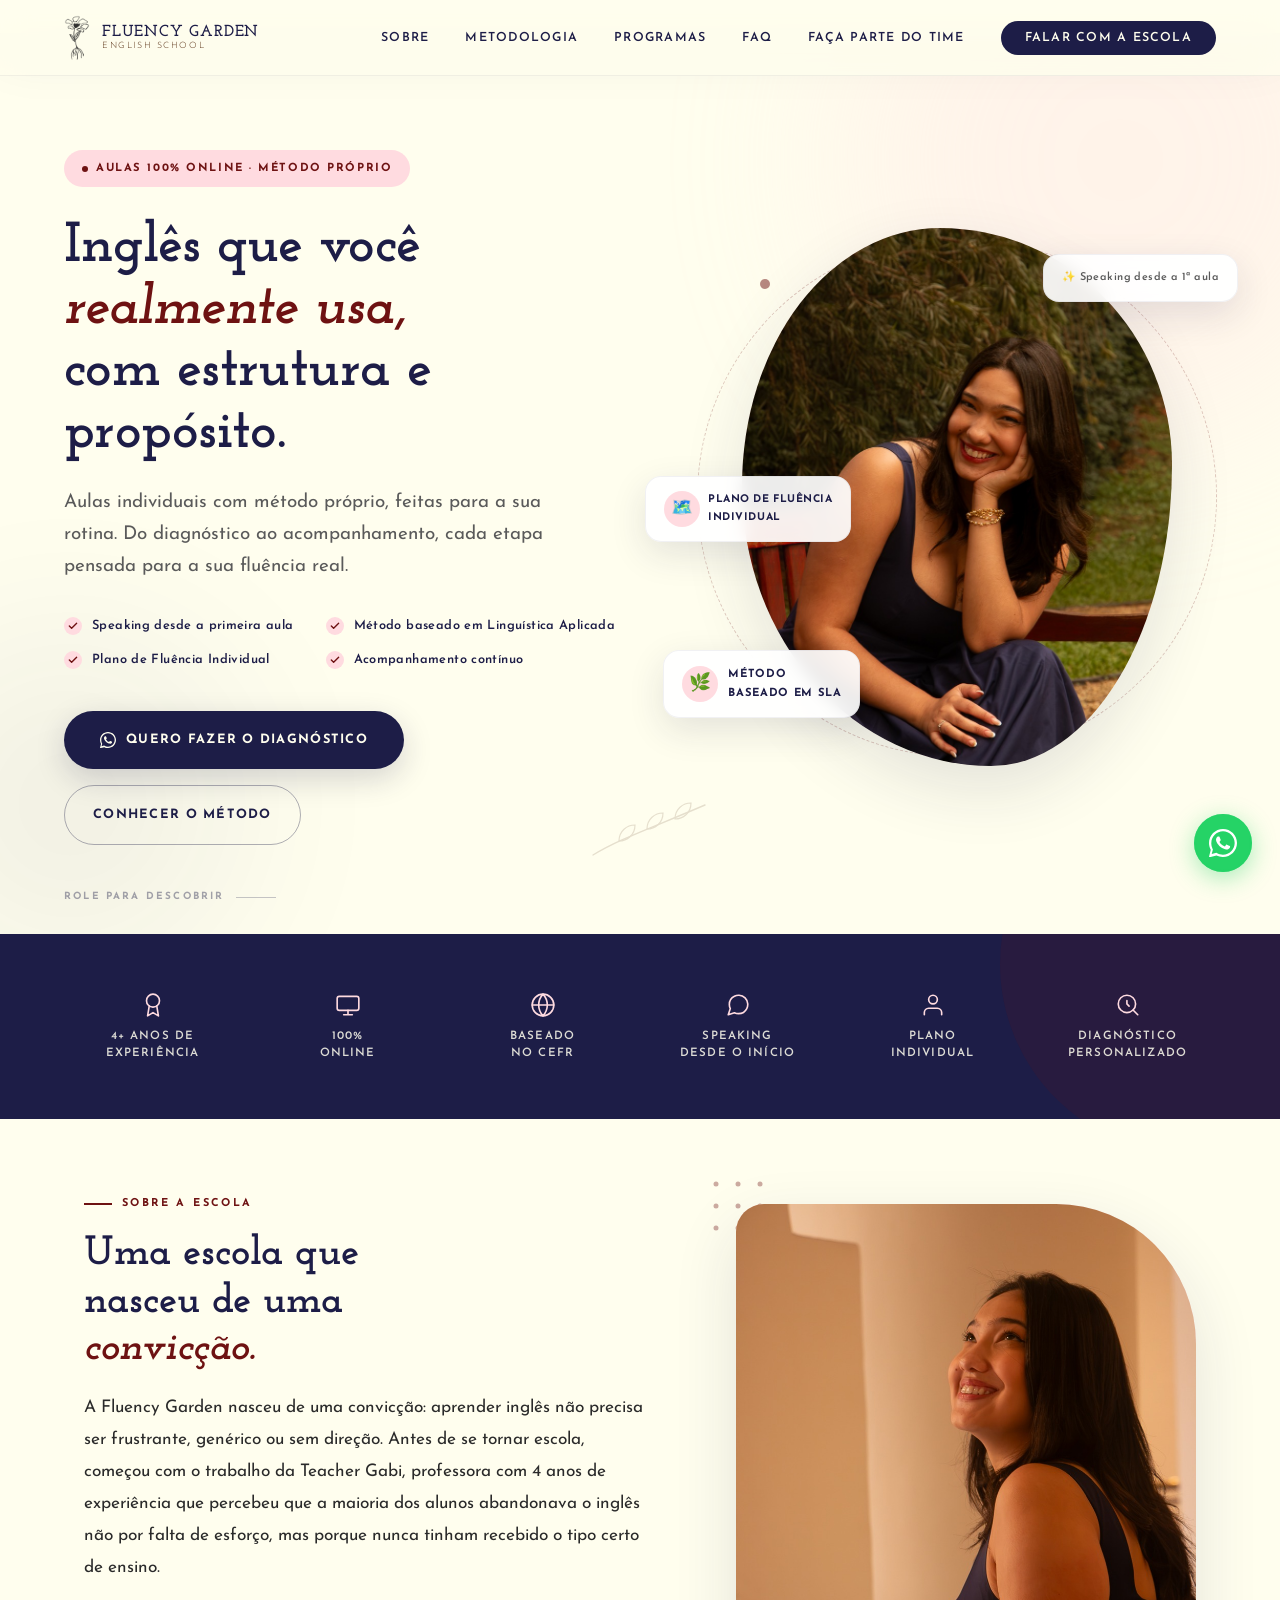
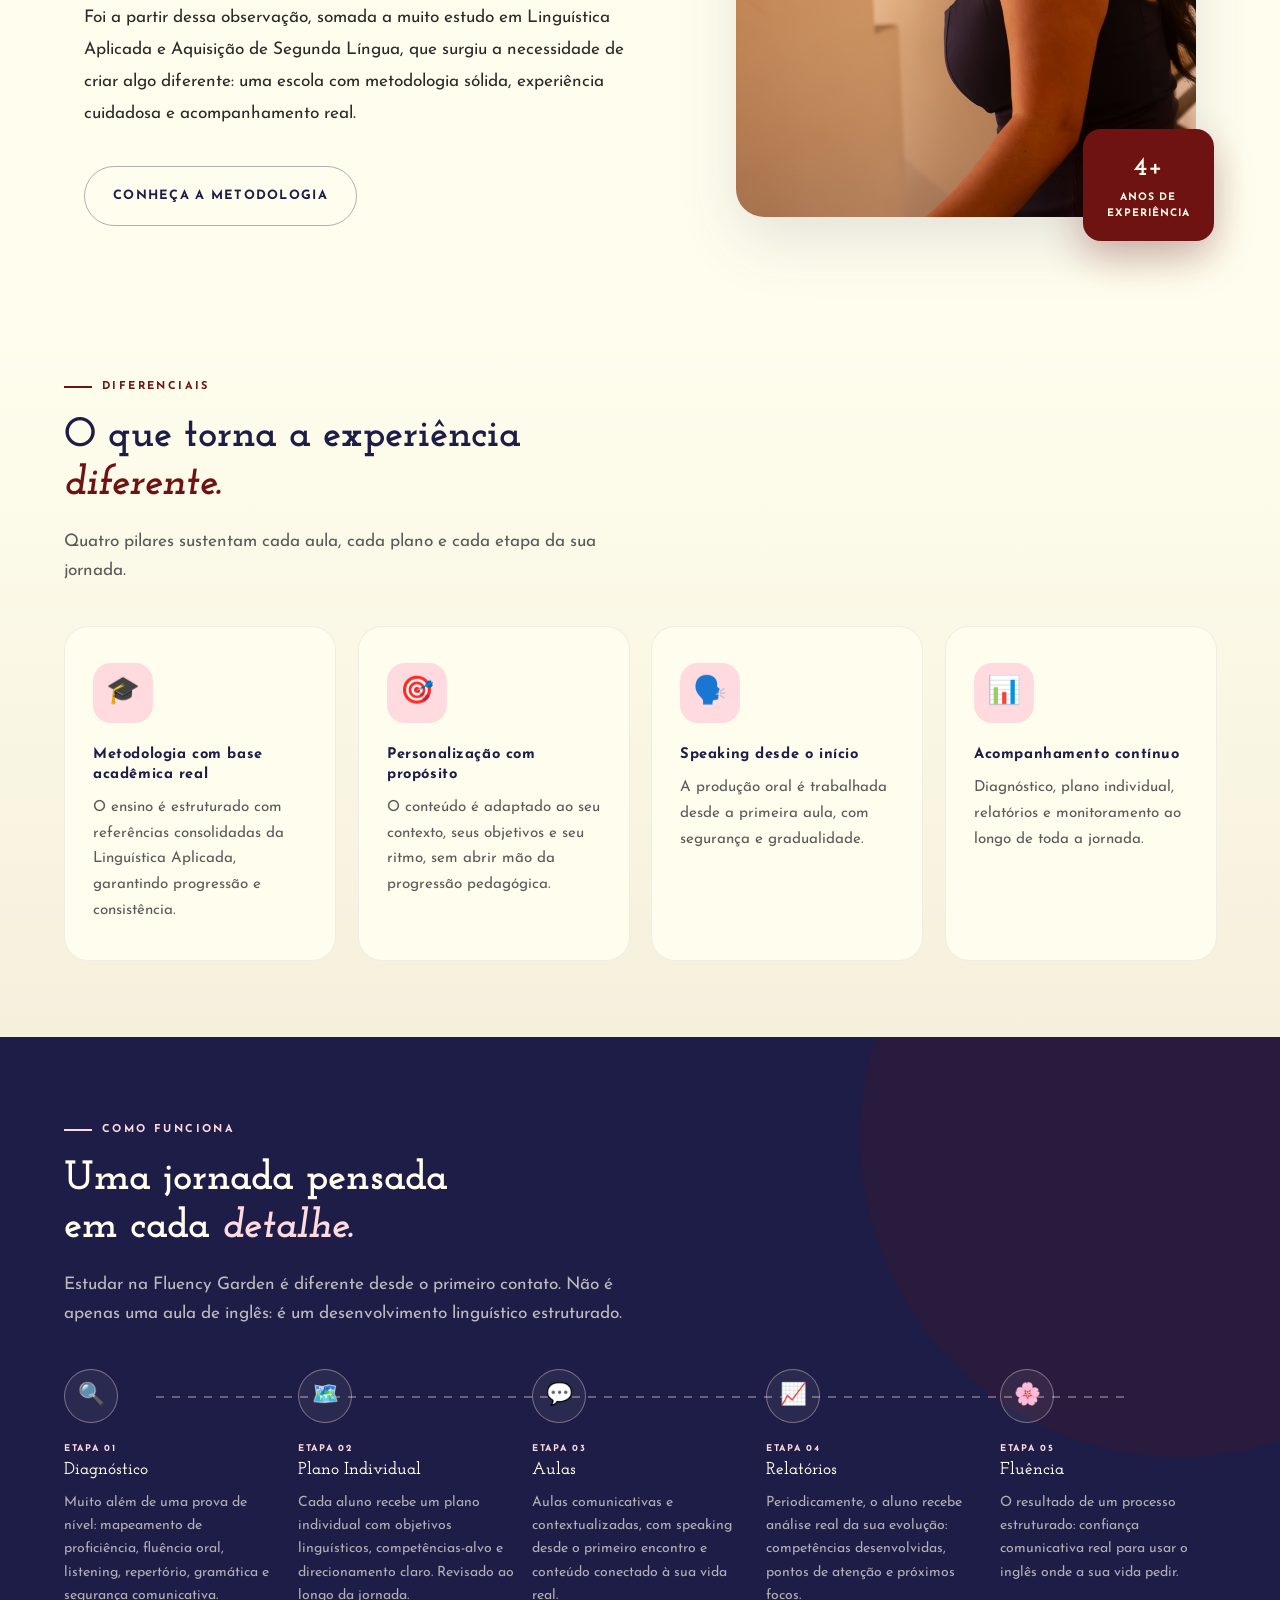
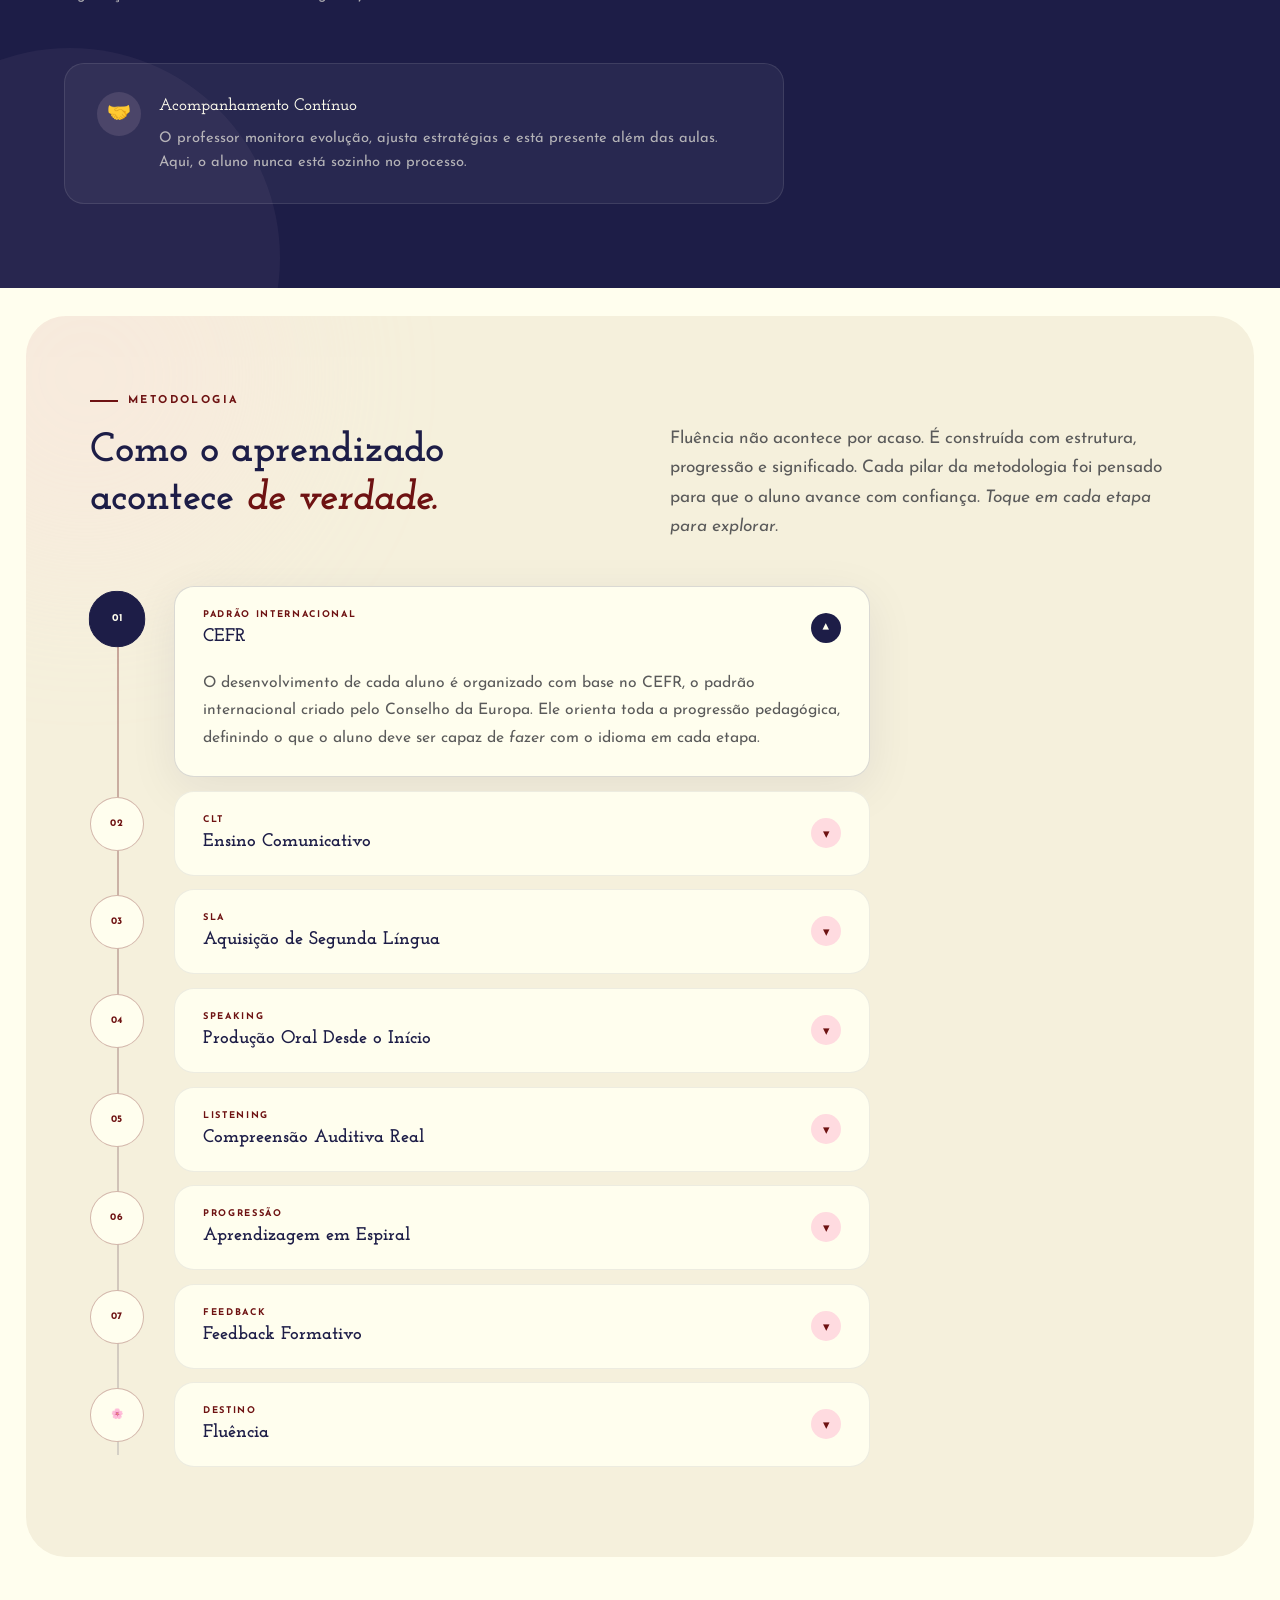
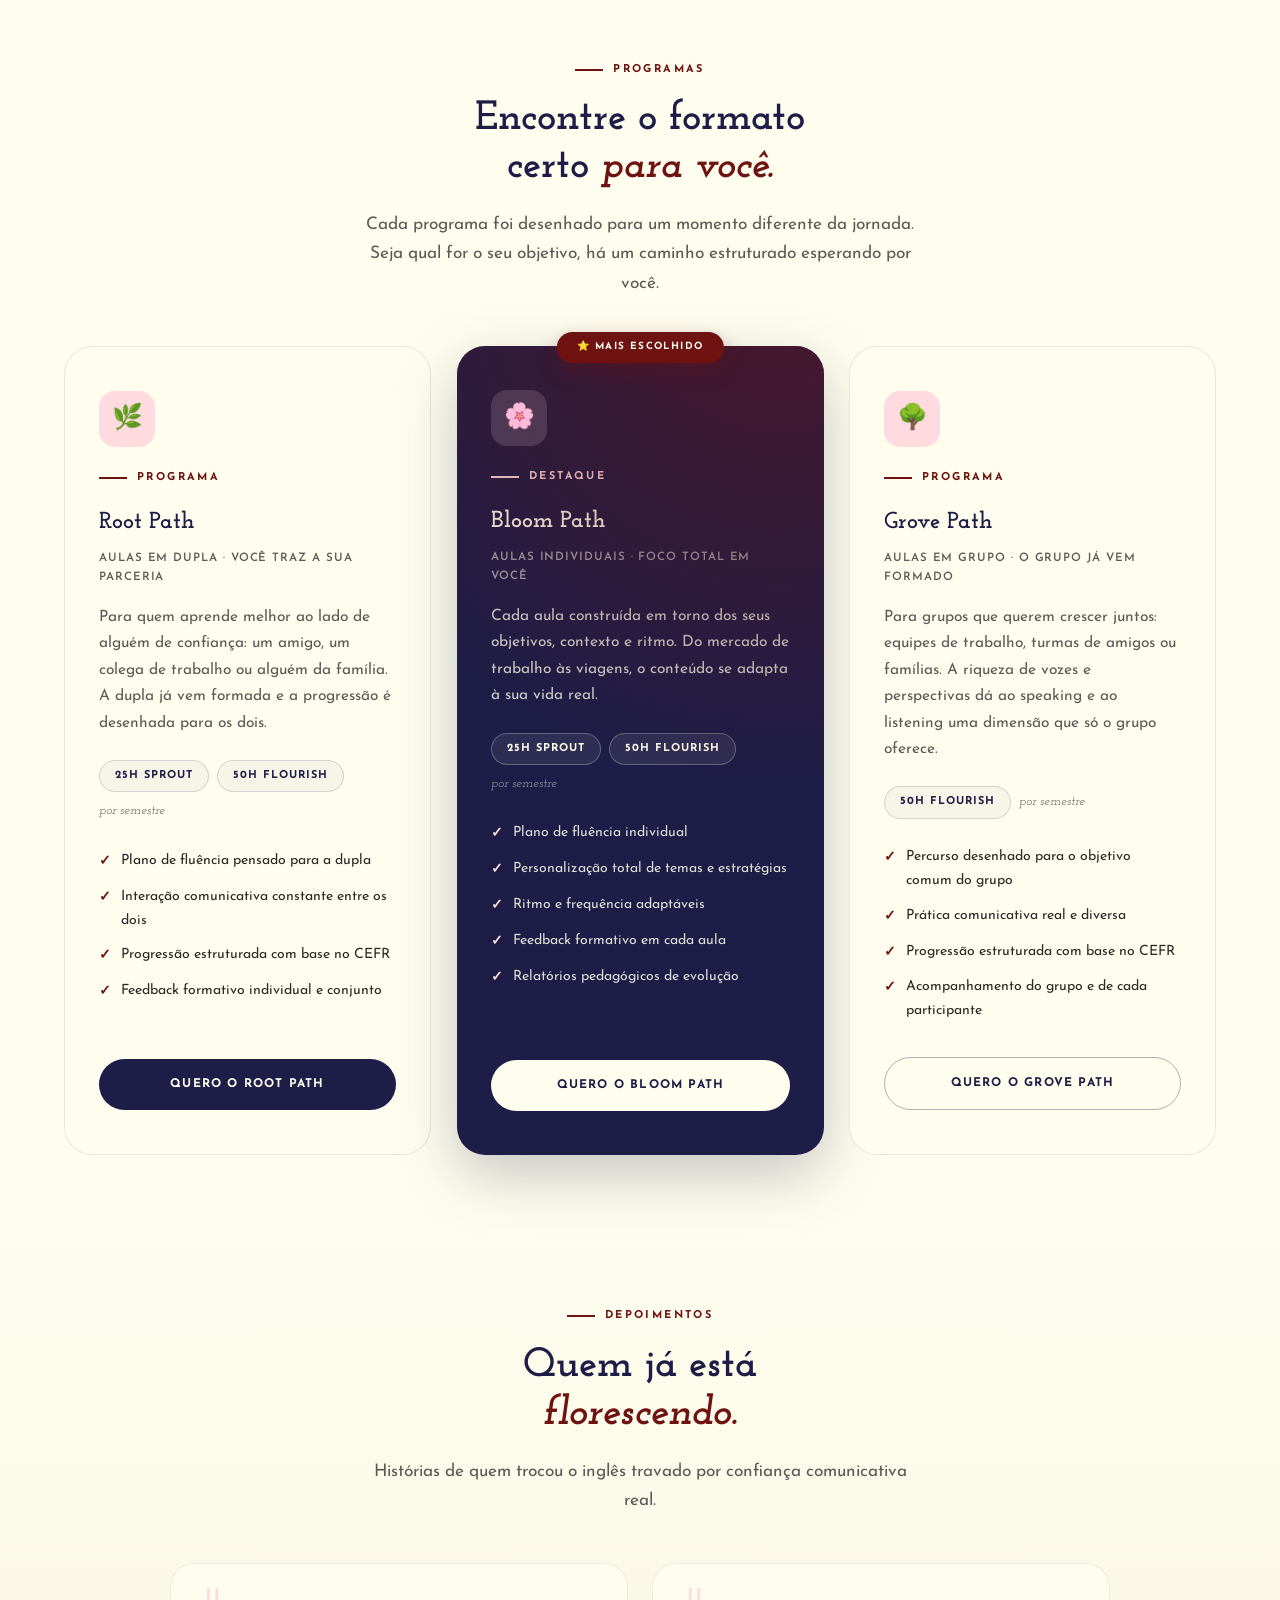
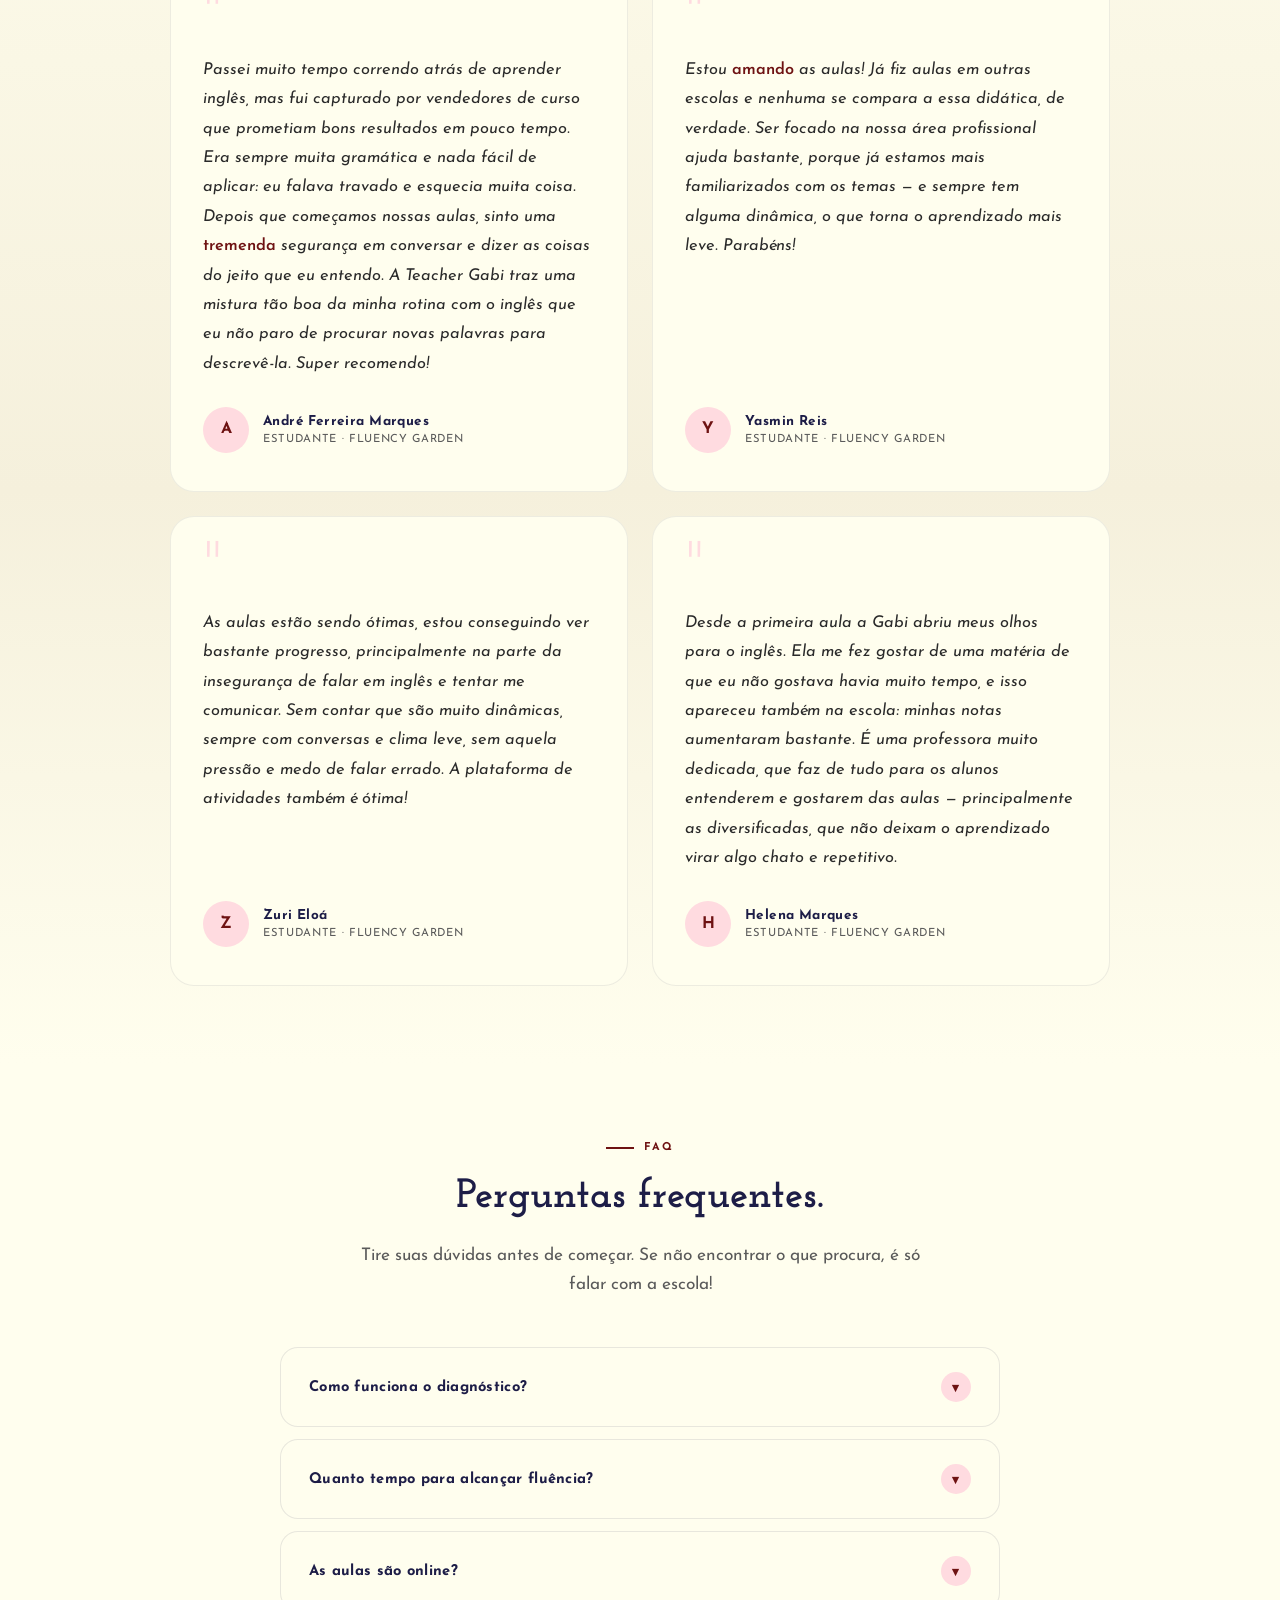
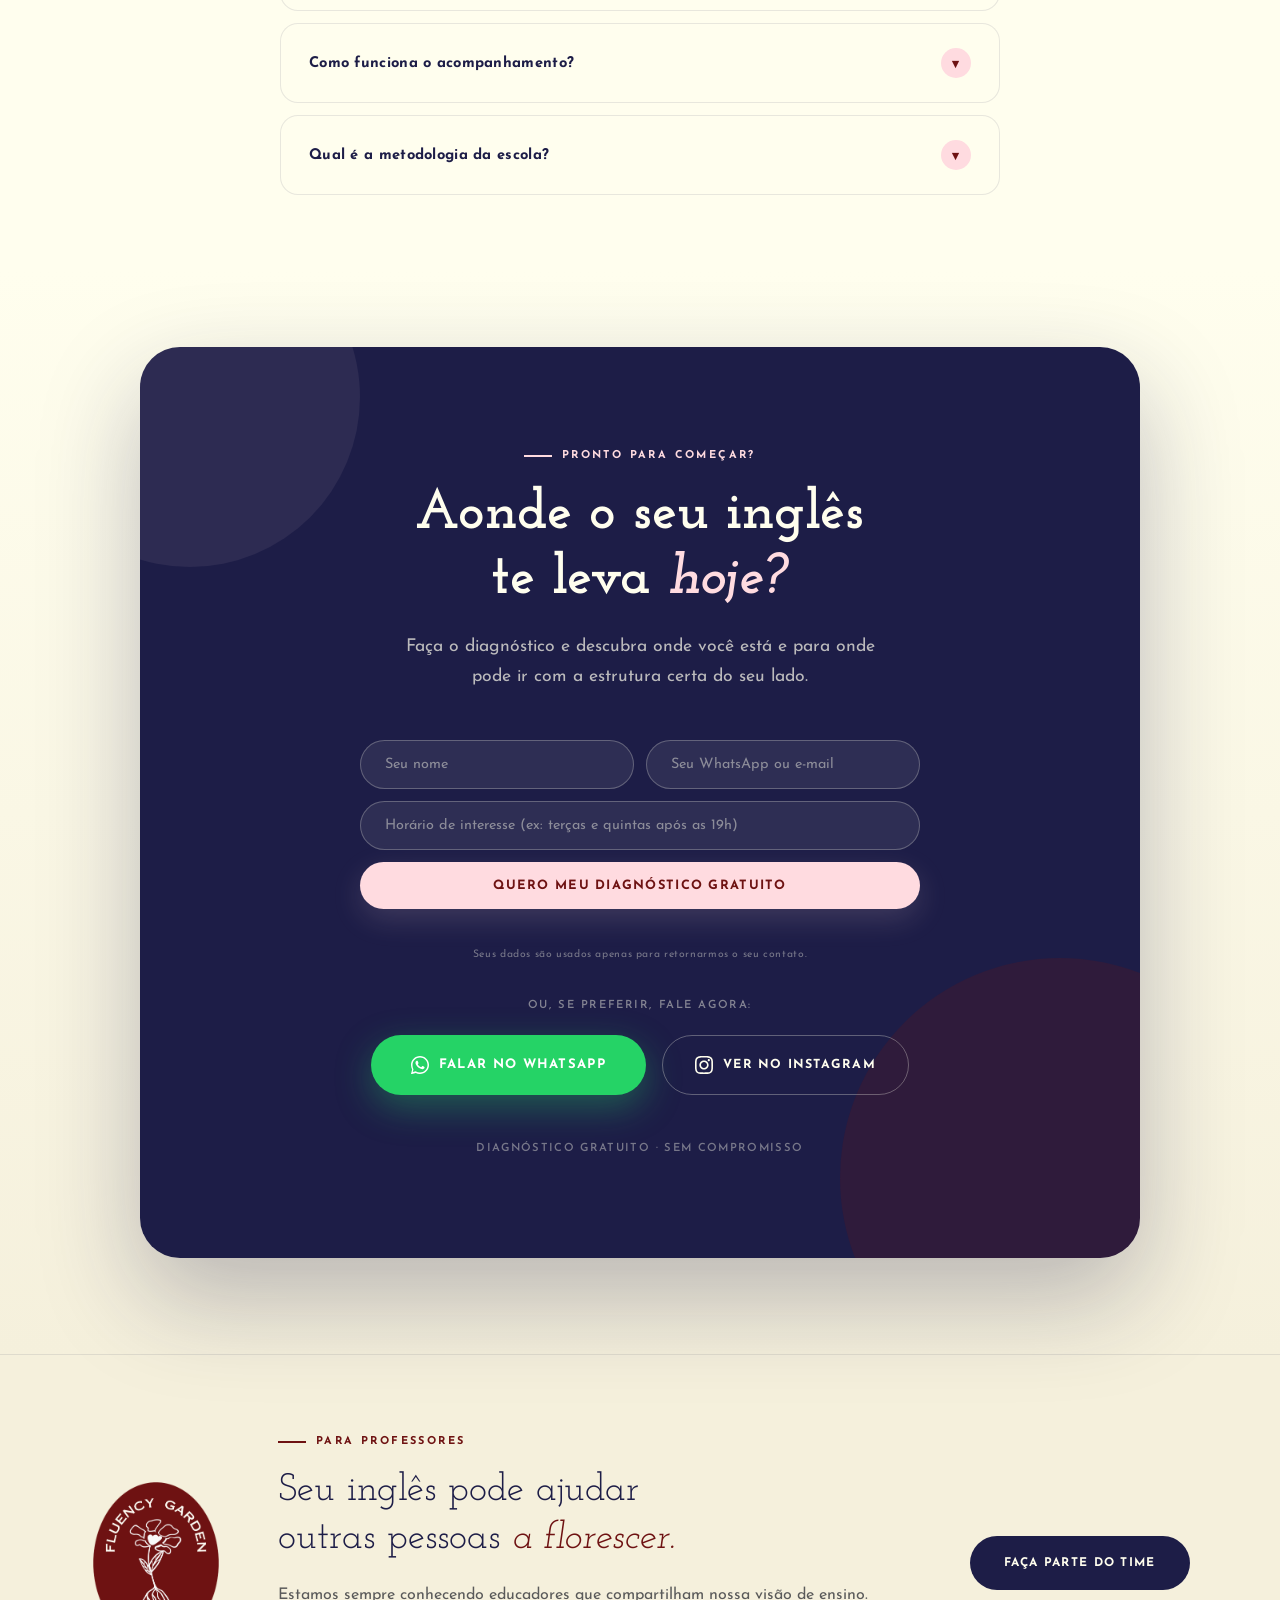
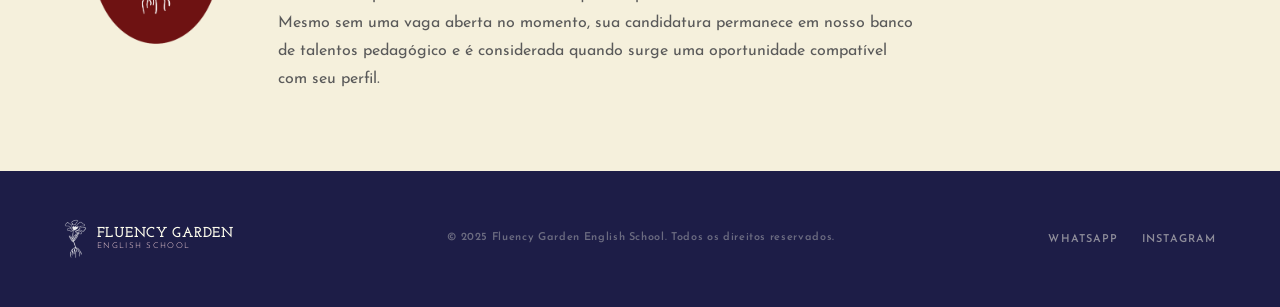
<file: index.html>
<!DOCTYPE html>
<html lang="pt-BR">
<head>
<meta charset="UTF-8">
<meta name="viewport" content="width=device-width, initial-scale=1.0">
<title>Fluency Garden English School</title>
<meta name="description" content="Aulas de inglês online com metodologia baseada em Linguística Aplicada. Speaking desde a primeira aula, plano de fluência individual e acompanhamento contínuo.">
<link rel="preconnect" href="https://fonts.googleapis.com">
<link rel="preconnect" href="https://fonts.gstatic.com" crossorigin>
<link href="https://fonts.googleapis.com/css2?family=Josefin+Sans:ital,wght@0,300;0,400;0,600;0,700;1,300;1,400&family=Josefin+Slab:ital,wght@0,300;0,400;0,600;0,700;1,400;1,700&display=swap" rel="stylesheet">
<link rel="icon" type="image/png" href="fotos/selo-azul-icon.png">
<link rel="apple-touch-icon" href="fotos/selo-azul-icon.png">
<link rel="stylesheet" href="styles.css">
</head>
<body>

<!-- NAV -->
<nav id="navbar">
  <a href="#home" class="nav-logo">
    <img class="logo-mark" src="fotos/logo-mark.png" alt="" width="136" height="240">
    <div class="nav-logo-text">
      Fluency Garden
      <span>English School</span>
    </div>
  </a>

  <ul class="nav-links">
    <li><a href="#sobre">Sobre</a></li>
    <li><a href="#metodologia">Metodologia</a></li>
    <li><a href="#programas">Programas</a></li>
    <li><a href="#faq">FAQ</a></li>
    <li><a href="faca-parte-do-time.html">Faça Parte do Time</a></li>
    <li><a href="https://wa.me/5511996347484?text=Hello%21+Vim+pelo+site+e+quero+saber+mais+sobre+as+aulas%21" target="_blank" rel="noopener" class="nav-cta">Falar com a escola</a></li>
  </ul>

  <button class="hamburger" id="hamburger" aria-label="Menu" aria-expanded="false">
    <span></span><span></span><span></span>
  </button>
</nav>

<!-- MOBILE MENU -->
<div class="mobile-menu" id="mobileMenu">
  <ul>
    <li><a href="#sobre" onclick="closeMobile()">Sobre</a></li>
    <li><a href="#metodologia" onclick="closeMobile()">Metodologia</a></li>
    <li><a href="#programas" onclick="closeMobile()">Programas</a></li>
    <li><a href="#faq" onclick="closeMobile()">FAQ</a></li>
    <li><a href="faca-parte-do-time.html">Faça Parte do Time</a></li>
    <li><a href="https://wa.me/5511996347484?text=Hello%21+Vim+pelo+site+e+quero+saber+mais+sobre+as+aulas%21" target="_blank" rel="noopener">Falar com a escola ↗</a></li>
  </ul>
</div>

<!-- HERO -->
<section id="home">
  <div class="hero-bg-blob hero-bg-blob-1" data-parallax="0.18"></div>
  <div class="hero-bg-blob hero-bg-blob-2" data-parallax="0.1"></div>

  <!-- discreet botanical detail -->
  <svg class="hero-leaf" viewBox="0 0 120 60" fill="none" xmlns="http://www.w3.org/2000/svg">
    <path d="M4 56 C30 40 60 30 116 6" stroke="#51280b" stroke-width="1.4" stroke-linecap="round"/>
    <path d="M30 42 C30 32 38 26 46 26 C46 36 38 42 30 42Z" stroke="#51280b" stroke-width="1.2" fill="none"/>
    <path d="M58 30 C58 20 66 14 74 14 C74 24 66 30 58 30Z" stroke="#51280b" stroke-width="1.2" fill="none"/>
    <path d="M86 20 C86 10 94 4 102 4 C102 14 94 20 86 20Z" stroke="#51280b" stroke-width="1.2" fill="none"/>
  </svg>

  <div class="hero-content">
    <div class="hero-badge reveal">Aulas 100% online · Método próprio</div>
    <h1 class="hero-headline reveal reveal-delay-1">
      Inglês que você<br>
      <em>realmente usa,</em><br>
      com estrutura e propósito.
    </h1>
    <p class="hero-sub reveal reveal-delay-2">
      Aulas individuais com método próprio, feitas para a sua rotina. Do diagnóstico ao acompanhamento, cada etapa pensada para a sua fluência real.
    </p>

    <ul class="hero-checks reveal reveal-delay-2">
      <li>
        <svg viewBox="0 0 24 24" fill="none" stroke="currentColor" stroke-width="3" stroke-linecap="round" stroke-linejoin="round"><polyline points="20 6 9 17 4 12"/></svg>
        Speaking desde a primeira aula
      </li>
      <li>
        <svg viewBox="0 0 24 24" fill="none" stroke="currentColor" stroke-width="3" stroke-linecap="round" stroke-linejoin="round"><polyline points="20 6 9 17 4 12"/></svg>
        Método baseado em Linguística Aplicada
      </li>
      <li>
        <svg viewBox="0 0 24 24" fill="none" stroke="currentColor" stroke-width="3" stroke-linecap="round" stroke-linejoin="round"><polyline points="20 6 9 17 4 12"/></svg>
        Plano de Fluência Individual
      </li>
      <li>
        <svg viewBox="0 0 24 24" fill="none" stroke="currentColor" stroke-width="3" stroke-linecap="round" stroke-linejoin="round"><polyline points="20 6 9 17 4 12"/></svg>
        Acompanhamento contínuo
      </li>
    </ul>

    <div class="hero-actions reveal reveal-delay-3">
      <a href="https://wa.me/5511996347484?text=Hello%21+Vim+pelo+site+e+quero+saber+mais+sobre+as+aulas%21" target="_blank" rel="noopener" class="btn-primary">
        <svg width="16" height="16" viewBox="0 0 24 24" fill="currentColor"><path d="M17.472 14.382c-.297-.149-1.758-.867-2.03-.967-.273-.099-.471-.148-.67.15-.197.297-.767.966-.94 1.164-.173.199-.347.223-.644.075-.297-.15-1.255-.463-2.39-1.475-.883-.788-1.48-1.761-1.653-2.059-.173-.297-.018-.458.13-.606.134-.133.298-.347.446-.52.149-.174.198-.298.298-.497.099-.198.05-.371-.025-.52-.075-.149-.669-1.612-.916-2.207-.242-.579-.487-.5-.669-.51-.173-.008-.371-.01-.57-.01-.198 0-.52.074-.792.372-.272.297-1.04 1.016-1.04 2.479 0 1.462 1.065 2.875 1.213 3.074.149.198 2.096 3.2 5.077 4.487.709.306 1.262.489 1.694.625.712.227 1.36.195 1.871.118.571-.085 1.758-.719 2.006-1.413.248-.694.248-1.289.173-1.413-.074-.124-.272-.198-.57-.347z"/><path d="M12 0C5.373 0 0 5.373 0 12c0 2.122.558 4.116 1.525 5.843L.057 23.571a.5.5 0 00.611.611l5.728-1.468A11.954 11.954 0 0012 24c6.627 0 12-5.373 12-12S18.627 0 12 0zm0 22c-1.939 0-3.762-.524-5.327-1.436l-.381-.226-3.956 1.014 1.014-3.768-.249-.395A9.964 9.964 0 012 12C2 6.477 6.477 2 12 2s10 4.477 10 10-4.477 10-10 10z"/></svg>
        Quero fazer o diagnóstico
      </a>
      <a href="#metodologia" class="btn-secondary">Conhecer o método</a>
    </div>
  </div>

  <div class="hero-visual reveal-scale reveal-delay-2">
    <div class="hero-ring"></div>
    <div class="hero-photo-frame">
      <img src="fotos/gabi-hero.jpg" alt="Teacher Gabi, fundadora da Fluency Garden English School, sentada em um banco em um jardim" width="900" height="1350" fetchpriority="high">
    </div>
    <div class="hero-float-card hero-float-card-1">
      <div class="float-icon">🌿</div>
      <div>Método<br>baseado em SLA</div>
    </div>
    <div class="hero-float-card hero-float-card-2">
      ✨ Speaking desde a 1ª aula
    </div>
    <div class="hero-float-card hero-float-card-3">
      <div class="float-icon">🗺️</div>
      <div>Plano de Fluência<br>Individual</div>
    </div>
  </div>

  <div class="hero-scroll-hint">Role para descobrir</div>
</section>

<!-- BARRA DE CREDIBILIDADE -->
<div id="diferenciais">
  <div class="cred-grid">
    <div class="cred-item reveal">
      <svg viewBox="0 0 24 24" fill="none" stroke="currentColor" stroke-width="1.5" stroke-linecap="round" stroke-linejoin="round"><circle cx="12" cy="8" r="6"/><path d="M15.5 13 17 22l-5-3-5 3 1.5-9"/></svg>
      <span>4+ anos de<br>experiência</span>
    </div>
    <div class="cred-item reveal reveal-delay-1">
      <svg viewBox="0 0 24 24" fill="none" stroke="currentColor" stroke-width="1.5" stroke-linecap="round" stroke-linejoin="round"><rect x="2" y="4" width="20" height="13" rx="2"/><path d="M8 21h8M12 17v4"/></svg>
      <span>100%<br>Online</span>
    </div>
    <div class="cred-item reveal reveal-delay-2">
      <svg viewBox="0 0 24 24" fill="none" stroke="currentColor" stroke-width="1.5" stroke-linecap="round" stroke-linejoin="round"><circle cx="12" cy="12" r="10"/><path d="M2 12h20M12 2a15.3 15.3 0 0 1 4 10 15.3 15.3 0 0 1-4 10 15.3 15.3 0 0 1-4-10 15.3 15.3 0 0 1 4-10z"/></svg>
      <span>Baseado<br>no CEFR</span>
    </div>
    <div class="cred-item reveal reveal-delay-3">
      <svg viewBox="0 0 24 24" fill="none" stroke="currentColor" stroke-width="1.5" stroke-linecap="round" stroke-linejoin="round"><path d="M21 11.5a8.38 8.38 0 0 1-.9 3.8 8.5 8.5 0 0 1-7.6 4.7 8.38 8.38 0 0 1-3.8-.9L3 21l1.9-5.7a8.38 8.38 0 0 1-.9-3.8 8.5 8.5 0 0 1 4.7-7.6 8.38 8.38 0 0 1 3.8-.9h.5a8.48 8.48 0 0 1 8 8v.5z"/></svg>
      <span>Speaking<br>desde o início</span>
    </div>
    <div class="cred-item reveal reveal-delay-4">
      <svg viewBox="0 0 24 24" fill="none" stroke="currentColor" stroke-width="1.5" stroke-linecap="round" stroke-linejoin="round"><path d="M20 21v-2a4 4 0 0 0-4-4H8a4 4 0 0 0-4 4v2"/><circle cx="12" cy="7" r="4"/></svg>
      <span>Plano<br>Individual</span>
    </div>
    <div class="cred-item reveal reveal-delay-4">
      <svg viewBox="0 0 24 24" fill="none" stroke="currentColor" stroke-width="1.5" stroke-linecap="round" stroke-linejoin="round"><circle cx="11" cy="11" r="8"/><path d="m21 21-4.35-4.35M11 8v3l2 2"/></svg>
      <span>Diagnóstico<br>personalizado</span>
    </div>
  </div>
</div>

<!-- SOBRE -->
<section id="sobre">
  <div class="sobre-content">
    <div class="section-label reveal">Sobre a escola</div>
    <h2 class="section-title reveal reveal-delay-1">Uma escola que<br>nasceu de uma<br><em>convicção.</em></h2>
    <p class="sobre-text reveal reveal-delay-2">
      A Fluency Garden nasceu de uma convicção: aprender inglês não precisa ser frustrante, genérico ou sem direção. Antes de se tornar escola, começou com o trabalho da Teacher Gabi, professora com 4 anos de experiência que percebeu que a maioria dos alunos abandonava o inglês não por falta de esforço, mas porque nunca tinham recebido o tipo certo de ensino.
    </p>
    <p class="sobre-text reveal reveal-delay-3">
      Foi a partir dessa observação, somada a muito estudo em Linguística Aplicada e Aquisição de Segunda Língua, que surgiu a necessidade de criar algo diferente: uma escola com metodologia sólida, experiência cuidadosa e acompanhamento real.
    </p>
    <div class="sobre-cta-row reveal reveal-delay-4">
      <a href="#metodologia" class="btn-secondary">Conheça a metodologia</a>
    </div>
  </div>

  <div class="sobre-visual reveal-scale reveal-delay-1">
    <svg class="sobre-deco" viewBox="0 0 90 90" fill="none" xmlns="http://www.w3.org/2000/svg">
      <circle cx="8" cy="8" r="2.5" fill="#6e1212"/><circle cx="30" cy="8" r="2.5" fill="#6e1212"/><circle cx="52" cy="8" r="2.5" fill="#6e1212"/>
      <circle cx="8" cy="30" r="2.5" fill="#6e1212"/><circle cx="30" cy="30" r="2.5" fill="#6e1212"/><circle cx="52" cy="30" r="2.5" fill="#6e1212"/>
      <circle cx="8" cy="52" r="2.5" fill="#6e1212"/><circle cx="30" cy="52" r="2.5" fill="#6e1212"/><circle cx="52" cy="52" r="2.5" fill="#6e1212"/>
    </svg>
    <div class="sobre-photo">
      <img src="fotos/gabi-sobre.jpg" alt="Teacher Gabi, fundadora da Fluency Garden English School" width="900" height="1350" loading="lazy">
    </div>
    <div class="sobre-badge">
      <strong>4+</strong>
      anos de<br>experiência
    </div>
  </div>
</section>

<!-- DIFERENCIAIS EM CARDS -->
<section id="pilares">
  <div class="pilares-inner">
    <div class="section-label reveal">Diferenciais</div>
    <h2 class="section-title reveal reveal-delay-1" style="max-width:560px;">O que torna a experiência <em>diferente.</em></h2>
    <p class="section-lead reveal reveal-delay-2">Quatro pilares sustentam cada aula, cada plano e cada etapa da sua jornada.</p>

    <div class="pilares-grid">
      <div class="pilar-card reveal">
        <div class="pilar-icon">🎓</div>
        <div class="pilar-title">Metodologia com base acadêmica real</div>
        <p class="pilar-text">O ensino é estruturado com referências consolidadas da Linguística Aplicada, garantindo progressão e consistência.</p>
      </div>
      <div class="pilar-card reveal reveal-delay-1">
        <div class="pilar-icon">🎯</div>
        <div class="pilar-title">Personalização com propósito</div>
        <p class="pilar-text">O conteúdo é adaptado ao seu contexto, seus objetivos e seu ritmo, sem abrir mão da progressão pedagógica.</p>
      </div>
      <div class="pilar-card reveal reveal-delay-2">
        <div class="pilar-icon">🗣️</div>
        <div class="pilar-title">Speaking desde o início</div>
        <p class="pilar-text">A produção oral é trabalhada desde a primeira aula, com segurança e gradualidade.</p>
      </div>
      <div class="pilar-card reveal reveal-delay-3">
        <div class="pilar-icon">📊</div>
        <div class="pilar-title">Acompanhamento contínuo</div>
        <p class="pilar-text">Diagnóstico, plano individual, relatórios e monitoramento ao longo de toda a jornada.</p>
      </div>
    </div>
  </div>
</section>

<!-- COMO FUNCIONA -->
<section id="experiencia">
  <div class="exp-inner">
    <div class="section-label reveal">Como funciona</div>
    <h2 class="section-title reveal reveal-delay-1" style="max-width:600px;">Uma jornada pensada<br>em cada <em>detalhe.</em></h2>
    <p class="section-lead reveal reveal-delay-2">
      Estudar na Fluency Garden é diferente desde o primeiro contato. Não é apenas uma aula de inglês: é um desenvolvimento linguístico estruturado.
    </p>

    <div class="flow-grid">
      <div class="flow-step reveal">
        <div class="flow-num">🔍</div>
        <div class="flow-title"><small>Etapa 01</small>Diagnóstico</div>
        <p class="flow-text">Muito além de uma prova de nível: mapeamento de proficiência, fluência oral, listening, repertório, gramática e segurança comunicativa.</p>
      </div>
      <div class="flow-step reveal reveal-delay-1">
        <div class="flow-num">🗺️</div>
        <div class="flow-title"><small>Etapa 02</small>Plano Individual</div>
        <p class="flow-text">Cada aluno recebe um plano individual com objetivos linguísticos, competências-alvo e direcionamento claro. Revisado ao longo da jornada.</p>
      </div>
      <div class="flow-step reveal reveal-delay-2">
        <div class="flow-num">💬</div>
        <div class="flow-title"><small>Etapa 03</small>Aulas</div>
        <p class="flow-text">Aulas comunicativas e contextualizadas, com speaking desde o primeiro encontro e conteúdo conectado à sua vida real.</p>
      </div>
      <div class="flow-step reveal reveal-delay-3">
        <div class="flow-num">📈</div>
        <div class="flow-title"><small>Etapa 04</small>Relatórios</div>
        <p class="flow-text">Periodicamente, o aluno recebe análise real da sua evolução: competências desenvolvidas, pontos de atenção e próximos focos.</p>
      </div>
      <div class="flow-step reveal reveal-delay-4">
        <div class="flow-num">🌸</div>
        <div class="flow-title"><small>Etapa 05</small>Fluência</div>
        <p class="flow-text">O resultado de um processo estruturado: confiança comunicativa real para usar o inglês onde a sua vida pedir.</p>
      </div>
    </div>

    <div class="exp-note reveal">
      <div class="exp-note-icon">🤝</div>
      <div>
        <div class="exp-note-title">Acompanhamento Contínuo</div>
        <p class="exp-note-text">O professor monitora evolução, ajusta estratégias e está presente além das aulas. Aqui, o aluno nunca está sozinho no processo.</p>
      </div>
    </div>
  </div>
</section>

<!-- METODOLOGIA -->
<section id="metodologia">
  <div class="metod-inner">
    <div class="metod-header">
      <div>
        <div class="section-label reveal">Metodologia</div>
        <h2 class="section-title reveal reveal-delay-1">Como o aprendizado<br>acontece <em>de verdade.</em></h2>
      </div>
      <p class="section-lead reveal reveal-delay-2" style="margin-bottom:0;">
        Fluência não acontece por acaso. É construída com estrutura, progressão e significado. Cada pilar da metodologia foi pensado para que o aluno avance com confiança. <em>Toque em cada etapa para explorar.</em>
      </p>
    </div>

    <div class="timeline">
      <div class="tl-item reveal open">
        <div class="tl-dot">01</div>
        <div class="tl-card">
          <button class="tl-trigger" onclick="toggleTimeline(this)" aria-expanded="true">
            <div class="tl-trigger-title"><small>Padrão Internacional</small>CEFR</div>
            <span class="tl-arrow">▾</span>
          </button>
          <div class="tl-body">
            <p>O desenvolvimento de cada aluno é organizado com base no CEFR, o padrão internacional criado pelo Conselho da Europa. Ele orienta toda a progressão pedagógica, definindo o que o aluno deve ser capaz de <em>fazer</em> com o idioma em cada etapa.</p>
          </div>
        </div>
      </div>

      <div class="tl-item reveal reveal-delay-1">
        <div class="tl-dot">02</div>
        <div class="tl-card">
          <button class="tl-trigger" onclick="toggleTimeline(this)" aria-expanded="false">
            <div class="tl-trigger-title"><small>CLT</small>Ensino Comunicativo</div>
            <span class="tl-arrow">▾</span>
          </button>
          <div class="tl-body">
            <p>A língua é ensinada como ferramenta de comunicação. A gramática é importante, mas é trabalhada em contexto, conectada a funções comunicativas reais. O aluno aprende <em>quando, como e por que</em> usar cada estrutura.</p>
          </div>
        </div>
      </div>

      <div class="tl-item reveal reveal-delay-2">
        <div class="tl-dot">03</div>
        <div class="tl-card">
          <button class="tl-trigger" onclick="toggleTimeline(this)" aria-expanded="false">
            <div class="tl-trigger-title"><small>SLA</small>Aquisição de Segunda Língua</div>
            <span class="tl-arrow">▾</span>
          </button>
          <div class="tl-body">
            <p>Toda a metodologia é construída sobre fundamentos da SLA, a área que investiga como o cérebro processa e adquire linguagem. O aluno recebe input no nível certo, produz linguagem ativamente e aprende em ambiente emocionalmente seguro.</p>
          </div>
        </div>
      </div>

      <div class="tl-item reveal">
        <div class="tl-dot">04</div>
        <div class="tl-card">
          <button class="tl-trigger" onclick="toggleTimeline(this)" aria-expanded="false">
            <div class="tl-trigger-title"><small>Speaking</small>Produção Oral Desde o Início</div>
            <span class="tl-arrow">▾</span>
          </button>
          <div class="tl-body">
            <p>Muitos alunos estudam inglês por anos sem conseguir sustentar uma conversa. Aqui, o speaking é trabalhado desde a primeira aula, com gradualidade, segurança e propósito. O foco não é perfeição: é confiança comunicativa real.</p>
          </div>
        </div>
      </div>

      <div class="tl-item reveal reveal-delay-1">
        <div class="tl-dot">05</div>
        <div class="tl-card">
          <button class="tl-trigger" onclick="toggleTimeline(this)" aria-expanded="false">
            <div class="tl-trigger-title"><small>Listening</small>Compreensão Auditiva Real</div>
            <span class="tl-arrow">▾</span>
          </button>
          <div class="tl-body">
            <p>O aluno é exposto a diferentes sotaques, velocidades e contextos autênticos. O trabalho desenvolve compreensão global e tolerância à ambiguidade, reduzindo progressivamente a dependência de tradução mental.</p>
          </div>
        </div>
      </div>

      <div class="tl-item reveal reveal-delay-2">
        <div class="tl-dot">06</div>
        <div class="tl-card">
          <button class="tl-trigger" onclick="toggleTimeline(this)" aria-expanded="false">
            <div class="tl-trigger-title"><small>Progressão</small>Aprendizagem em Espiral</div>
            <span class="tl-arrow">▾</span>
          </button>
          <div class="tl-body">
            <p>A progressão segue princípios da aprendizagem em espiral: o aluno revisita estruturas, amplia repertório e reutiliza a língua em contextos cada vez mais complexos. O avanço depende da capacidade real de usar o idioma.</p>
          </div>
        </div>
      </div>

      <div class="tl-item reveal reveal-delay-3">
        <div class="tl-dot">07</div>
        <div class="tl-card">
          <button class="tl-trigger" onclick="toggleTimeline(this)" aria-expanded="false">
            <div class="tl-trigger-title"><small>Feedback</small>Feedback Formativo</div>
            <span class="tl-arrow">▾</span>
          </button>
          <div class="tl-body">
            <p>Em cada aula, o aluno recebe feedback formativo: devolutivas claras sobre o que já domina e o que desenvolver a seguir. Somado aos relatórios pedagógicos periódicos, ele garante que você sempre saiba onde está na jornada.</p>
          </div>
        </div>
      </div>

      <div class="tl-item reveal reveal-delay-4">
        <div class="tl-dot">🌸</div>
        <div class="tl-card">
          <button class="tl-trigger" onclick="toggleTimeline(this)" aria-expanded="false">
            <div class="tl-trigger-title"><small>Destino</small>Fluência</div>
            <span class="tl-arrow">▾</span>
          </button>
          <div class="tl-body">
            <p>O objetivo final é sempre a fluência real, não o inglês de prova. Ensino estruturado, comunicativo, progressivo e personalizado, para que você use o idioma com confiança na sua vida real.</p>
          </div>
        </div>
      </div>
    </div>
  </div>
</section>

<!-- PROGRAMAS -->
<section id="programas">
  <div class="programas-header">
    <div class="section-label reveal">Programas</div>
    <h2 class="section-title reveal reveal-delay-1">Encontre o formato<br>certo <em>para você.</em></h2>
    <p class="section-lead reveal reveal-delay-2">
      Cada programa foi desenhado para um momento diferente da jornada. Seja qual for o seu objetivo, há um caminho estruturado esperando por você.
    </p>
  </div>

  <div class="programas-grid">
    <!-- Root Path — aulas em dupla -->
    <div class="programa-card programa-card-default reveal">
      <div class="programa-icon icon-default">🌿</div>
      <div class="section-label">Programa</div>
      <div class="programa-title">Root Path</div>
      <div class="programa-for">Aulas em dupla · você traz a sua parceria</div>
      <p class="programa-desc">Para quem aprende melhor ao lado de alguém de confiança: um amigo, um colega de trabalho ou alguém da família. A dupla já vem formada e a progressão é desenhada para os dois.</p>
      <div class="programa-horas">
        <span>25h Sprout</span>
        <span>50h Flourish</span>
        <em>por semestre</em>
      </div>
      <ul class="programa-features">
        <li>Plano de fluência pensado para a dupla</li>
        <li>Interação comunicativa constante entre os dois</li>
        <li>Progressão estruturada com base no CEFR</li>
        <li>Feedback formativo individual e conjunto</li>
      </ul>
      <a href="https://wa.me/5511996347484?text=Hello%21+Vim+pelo+site+e+tenho+interesse+no+Root+Path+%28aulas+em+dupla%29%21" target="_blank" rel="noopener" class="programa-cta cta-default">Quero o Root Path</a>
    </div>

    <!-- Bloom Path — aulas individuais (Destaque) -->
    <div class="programa-card programa-card-featured reveal reveal-delay-1">
      <div class="programa-badge">⭐ Mais escolhido</div>
      <div class="programa-icon icon-featured">🌸</div>
      <div class="section-label">Destaque</div>
      <div class="programa-title">Bloom Path</div>
      <div class="programa-for">Aulas individuais · foco total em você</div>
      <p class="programa-desc">Cada aula construída em torno dos seus objetivos, contexto e ritmo. Do mercado de trabalho às viagens, o conteúdo se adapta à sua vida real.</p>
      <div class="programa-horas">
        <span>25h Sprout</span>
        <span>50h Flourish</span>
        <em>por semestre</em>
      </div>
      <ul class="programa-features">
        <li>Plano de fluência individual</li>
        <li>Personalização total de temas e estratégias</li>
        <li>Ritmo e frequência adaptáveis</li>
        <li>Feedback formativo em cada aula</li>
        <li>Relatórios pedagógicos de evolução</li>
      </ul>
      <a href="https://wa.me/5511996347484?text=Hello%21+Vim+pelo+site+e+tenho+interesse+no+Bloom+Path+%28aulas+individuais%29%21" target="_blank" rel="noopener" class="programa-cta cta-featured">Quero o Bloom Path</a>
    </div>

    <!-- Grove Path — aulas em grupo -->
    <div class="programa-card programa-card-default reveal reveal-delay-2">
      <div class="programa-icon icon-default">🌳</div>
      <div class="section-label">Programa</div>
      <div class="programa-title">Grove Path</div>
      <div class="programa-for">Aulas em grupo · o grupo já vem formado</div>
      <p class="programa-desc">Para grupos que querem crescer juntos: equipes de trabalho, turmas de amigos ou famílias. A riqueza de vozes e perspectivas dá ao speaking e ao listening uma dimensão que só o grupo oferece.</p>
      <div class="programa-horas">
        <span>50h Flourish</span>
        <em>por semestre</em>
      </div>
      <ul class="programa-features">
        <li>Percurso desenhado para o objetivo comum do grupo</li>
        <li>Prática comunicativa real e diversa</li>
        <li>Progressão estruturada com base no CEFR</li>
        <li>Acompanhamento do grupo e de cada participante</li>
      </ul>
      <a href="https://wa.me/5511996347484?text=Hello%21+Vim+pelo+site+e+tenho+interesse+no+Grove+Path+%28aulas+em+grupo%29%21" target="_blank" rel="noopener" class="programa-cta cta-ghost">Quero o Grove Path</a>
    </div>
  </div>
</section>

<!-- DEPOIMENTOS -->
<!-- Depoimentos reais enviados pelos alunos (revisão leve de digitação, sentido preservado).
     Seleção dos 4 mais fortes; os demais recebidos ficam no histórico do repositório. -->
<section id="depoimentos">
  <div class="depo-inner">
    <div class="programas-header">
      <div class="section-label reveal">Depoimentos</div>
      <h2 class="section-title reveal reveal-delay-1">Quem já está<br><em>florescendo.</em></h2>
      <p class="section-lead reveal reveal-delay-2">Histórias de quem trocou o inglês travado por confiança comunicativa real.</p>
    </div>

    <div class="depo-grid">
      <div class="depo-card reveal">
        <div class="depo-quote-mark">"</div>
        <p class="depo-text">Passei muito tempo correndo atrás de aprender inglês, mas fui capturado por vendedores de curso que prometiam bons resultados em pouco tempo. Era sempre muita gramática e nada fácil de aplicar: eu falava travado e esquecia muita coisa. Depois que começamos nossas aulas, sinto uma <em>tremenda</em> segurança em conversar e dizer as coisas do jeito que eu entendo. A Teacher Gabi traz uma mistura tão boa da minha rotina com o inglês que eu não paro de procurar novas palavras para descrevê-la. Super recomendo!</p>
        <div class="depo-author">
          <div class="depo-avatar">A</div>
          <div class="depo-name">André Ferreira Marques <span>Estudante · Fluency Garden</span></div>
        </div>
      </div>
      <div class="depo-card reveal reveal-delay-1">
        <div class="depo-quote-mark">"</div>
        <p class="depo-text">Estou <em>amando</em> as aulas! Já fiz aulas em outras escolas e nenhuma se compara a essa didática, de verdade. Ser focado na nossa área profissional ajuda bastante, porque já estamos mais familiarizados com os temas — e sempre tem alguma dinâmica, o que torna o aprendizado mais leve. Parabéns!</p>
        <div class="depo-author">
          <div class="depo-avatar">Y</div>
          <div class="depo-name">Yasmin Reis <span>Estudante · Fluency Garden</span></div>
        </div>
      </div>
      <div class="depo-card reveal">
        <div class="depo-quote-mark">"</div>
        <p class="depo-text">As aulas estão sendo ótimas, estou conseguindo ver bastante progresso, principalmente na parte da insegurança de falar em inglês e tentar me comunicar. Sem contar que são muito dinâmicas, sempre com conversas e clima leve, sem aquela pressão e medo de falar errado. A plataforma de atividades também é ótima!</p>
        <div class="depo-author">
          <div class="depo-avatar">Z</div>
          <div class="depo-name">Zuri Eloá <span>Estudante · Fluency Garden</span></div>
        </div>
      </div>
      <div class="depo-card reveal reveal-delay-1">
        <div class="depo-quote-mark">"</div>
        <p class="depo-text">Desde a primeira aula a Gabi abriu meus olhos para o inglês. Ela me fez gostar de uma matéria de que eu não gostava havia muito tempo, e isso apareceu também na escola: minhas notas aumentaram bastante. É uma professora muito dedicada, que faz de tudo para os alunos entenderem e gostarem das aulas — principalmente as diversificadas, que não deixam o aprendizado virar algo chato e repetitivo.</p>
        <div class="depo-author">
          <div class="depo-avatar">H</div>
          <div class="depo-name">Helena Marques <span>Estudante · Fluency Garden</span></div>
        </div>
      </div>
    </div>
  </div>
</section>

<!-- FAQ -->
<section id="faq">
  <div class="programas-header text-center" style="max-width:600px; margin:0 auto 48px;">
    <div class="section-label reveal" style="justify-content:center;">FAQ</div>
    <h2 class="section-title reveal reveal-delay-1">Perguntas frequentes.</h2>
    <p class="section-lead reveal reveal-delay-2" style="margin:0 auto;">Tire suas dúvidas antes de começar. Se não encontrar o que procura, é só falar com a escola!</p>
  </div>

  <div class="faq-list" style="max-width:720px; margin:0 auto;">

    <div class="faq-item reveal">
      <button class="faq-trigger" onclick="toggleFaq(this)">
        Como funciona o diagnóstico?
        <span class="faq-arrow">▾</span>
      </button>
      <div class="faq-body">
        <p>O diagnóstico é muito mais do que uma prova de nivelamento. É um mapeamento completo das suas competências linguísticas: nível de proficiência, fluência oral, compreensão auditiva, repertório, controle gramatical e segurança comunicativa. A partir daí, construímos um plano de fluência real, não um roteiro genérico.</p>
      </div>
    </div>

    <div class="faq-item reveal reveal-delay-1">
      <button class="faq-trigger" onclick="toggleFaq(this)">
        Quanto tempo para alcançar fluência?
        <span class="faq-arrow">▾</span>
      </button>
      <div class="faq-body">
        <p>Depende de alguns fatores: nível de partida, frequência de exposição ao idioma, consistência nos estudos e objetivos específicos. O que podemos dizer é que, com metodologia estruturada, acompanhamento real e comprometimento, o desenvolvimento acontece de forma consistente e visível. Na Fluency Garden, você acompanha sua evolução em cada etapa.</p>
      </div>
    </div>

    <div class="faq-item reveal reveal-delay-2">
      <button class="faq-trigger" onclick="toggleFaq(this)">
        As aulas são online?
        <span class="faq-arrow">▾</span>
      </button>
      <div class="faq-body">
        <p>Sim, todas as aulas são realizadas online. O formato permite flexibilidade de agenda sem abrir mão de uma experiência pedagógica de qualidade, com acompanhamento próximo e interação real.</p>
      </div>
    </div>

    <div class="faq-item reveal reveal-delay-3">
      <button class="faq-trigger" onclick="toggleFaq(this)">
        Como funciona o acompanhamento?
        <span class="faq-arrow">▾</span>
      </button>
      <div class="faq-body">
        <p>O acompanhamento é contínuo. Além do que acontece dentro das aulas, o aluno conta com relatórios periódicos de evolução, plano de fluência individual e monitoramento de competências ao longo da jornada. O objetivo é que você sempre saiba onde está e o que precisa desenvolver a seguir.</p>
      </div>
    </div>

    <div class="faq-item reveal">
      <button class="faq-trigger" onclick="toggleFaq(this)">
        Qual é a metodologia da escola?
        <span class="faq-arrow">▾</span>
      </button>
      <div class="faq-body">
        <p>A metodologia da Fluency Garden é baseada em referências consolidadas da Linguística Aplicada: CEFR (padrão internacional de progressão), Ensino Comunicativo (CLT), Ensino Baseado em Tarefas (TBLT) e fundamentos da Aquisição de Segunda Língua (SLA). Na prática: ensino estruturado, comunicativo, progressivo e personalizado. O objetivo final é sempre a fluência real, não o inglês de prova.</p>
      </div>
    </div>

  </div>
</section>

<!-- CTA FINAL -->
<section id="contato">
  <div class="cta-card">
    <div class="section-label reveal" style="justify-content:center;">Pronto para começar?</div>
    <h2 class="section-title reveal reveal-delay-1" style="text-align:center;">
      Aonde o seu inglês<br>te leva <em>hoje?</em>
    </h2>
    <p class="cta-sub reveal reveal-delay-2">
      Faça o diagnóstico e descubra onde você está e para onde pode ir com a estrutura certa do seu lado.
    </p>

    <!-- CAPTAÇÃO DE LEADS -->
    <form class="lead-form reveal reveal-delay-2" id="leadForm" novalidate>
      <div class="lead-fields">
        <input type="text" name="nome" placeholder="Seu nome" required autocomplete="name" aria-label="Seu nome">
        <input type="text" name="contato" placeholder="Seu WhatsApp ou e-mail" required autocomplete="email" aria-label="Seu WhatsApp ou e-mail">
        <input type="text" name="horario" class="lead-field-full" placeholder="Horário de interesse (ex: terças e quintas após as 19h)" autocomplete="off" aria-label="Horário de interesse para as aulas">
      </div>
      <!-- honeypot antispam: usuários reais nunca veem este campo -->
      <input type="text" name="_honey" class="lead-honey" tabindex="-1" autocomplete="off" aria-hidden="true">
      <button type="submit" class="lead-submit">Quero meu diagnóstico gratuito</button>
      <p class="lead-feedback" id="leadFeedback" role="status" aria-live="polite"></p>
      <p class="lead-privacy">Seus dados são usados apenas para retornarmos o seu contato.</p>
    </form>

    <p class="lead-divider reveal reveal-delay-3">ou, se preferir, fale agora:</p>

    <div class="cta-buttons reveal reveal-delay-3">
      <a href="https://wa.me/5511996347484?text=Hello%21+Vim+pelo+site+e+quero+saber+mais+sobre+as+aulas%21" target="_blank" rel="noopener" class="btn-whatsapp">
        <svg width="18" height="18" viewBox="0 0 24 24" fill="currentColor"><path d="M17.472 14.382c-.297-.149-1.758-.867-2.03-.967-.273-.099-.471-.148-.67.15-.197.297-.767.966-.94 1.164-.173.199-.347.223-.644.075-.297-.15-1.255-.463-2.39-1.475-.883-.788-1.48-1.761-1.653-2.059-.173-.297-.018-.458.13-.606.134-.133.298-.347.446-.52.149-.174.198-.298.298-.497.099-.198.05-.371-.025-.52-.075-.149-.669-1.612-.916-2.207-.242-.579-.487-.5-.669-.51-.173-.008-.371-.01-.57-.01-.198 0-.52.074-.792.372-.272.297-1.04 1.016-1.04 2.479 0 1.462 1.065 2.875 1.213 3.074.149.198 2.096 3.2 5.077 4.487.709.306 1.262.489 1.694.625.712.227 1.36.195 1.871.118.571-.085 1.758-.719 2.006-1.413.248-.694.248-1.289.173-1.413-.074-.124-.272-.198-.57-.347z"/><path d="M12 0C5.373 0 0 5.373 0 12c0 2.122.558 4.116 1.525 5.843L.057 23.571a.5.5 0 00.611.611l5.728-1.468A11.954 11.954 0 0012 24c6.627 0 12-5.373 12-12S18.627 0 12 0zm0 22c-1.939 0-3.762-.524-5.327-1.436l-.381-.226-3.956 1.014 1.014-3.768-.249-.395A9.964 9.964 0 012 12C2 6.477 6.477 2 12 2s10 4.477 10 10-4.477 10-10 10z"/></svg>
        Falar no WhatsApp
      </a>
      <a href="https://www.instagram.com/fluencygardenschool" target="_blank" rel="noopener" class="btn-instagram">
        <svg width="18" height="18" viewBox="0 0 24 24" fill="currentColor"><path d="M12 2.163c3.204 0 3.584.012 4.85.07 3.252.148 4.771 1.691 4.919 4.919.058 1.265.069 1.645.069 4.849 0 3.205-.012 3.584-.069 4.849-.149 3.225-1.664 4.771-4.919 4.919-1.266.058-1.644.07-4.85.07-3.204 0-3.584-.012-4.849-.07-3.26-.149-4.771-1.699-4.919-4.92-.058-1.265-.07-1.644-.07-4.849 0-3.204.013-3.583.07-4.849.149-3.227 1.664-4.771 4.919-4.919 1.266-.057 1.645-.069 4.849-.069zm0-2.163c-3.259 0-3.667.014-4.947.072-4.358.2-6.78 2.618-6.98 6.98-.059 1.281-.073 1.689-.073 4.948 0 3.259.014 3.668.072 4.948.2 4.358 2.618 6.78 6.98 6.98 1.281.058 1.689.072 4.948.072 3.259 0 3.668-.014 4.948-.072 4.354-.2 6.782-2.618 6.979-6.98.059-1.28.073-1.689.073-4.948 0-3.259-.014-3.667-.072-4.947-.196-4.354-2.617-6.78-6.979-6.98-1.281-.059-1.69-.073-4.949-.073zm0 5.838c-3.403 0-6.162 2.759-6.162 6.162s2.759 6.163 6.162 6.163 6.162-2.759 6.162-6.163c0-3.403-2.759-6.162-6.162-6.162zm0 10.162c-2.209 0-4-1.79-4-4 0-2.209 1.791-4 4-4s4 1.791 4 4c0 2.21-1.791 4-4 4zm6.406-11.845c-.796 0-1.441.645-1.441 1.44s.645 1.44 1.441 1.44c.795 0 1.439-.645 1.439-1.44s-.644-1.44-1.439-1.44z"/></svg>
        Ver no Instagram
      </a>
    </div>
    <p class="cta-note reveal reveal-delay-4">Diagnóstico gratuito · Sem compromisso</p>
  </div>
</section>

<!-- BANCO DE TALENTOS -->
<section id="banco-talentos">
  <div class="talentos-inner">
    <img class="talentos-selo reveal-scale" src="fotos/selo-vermelho-tight.png" alt="" width="329" height="420">
    <div class="talentos-text">
      <div class="section-label reveal">Para professores</div>
      <h2 class="talentos-title reveal reveal-delay-1">Seu inglês pode ajudar<br>outras pessoas <em>a florescer.</em></h2>
      <p class="talentos-lead reveal reveal-delay-2">
        Estamos sempre conhecendo educadores que compartilham nossa visão de ensino. Mesmo sem uma vaga aberta no momento, sua candidatura permanece em nosso banco de talentos pedagógico e é considerada quando surge uma oportunidade compatível com seu perfil.
      </p>
    </div>
    <a href="faca-parte-do-time.html" class="talentos-cta reveal reveal-delay-3">Faça parte do time</a>
  </div>
</section>

<!-- FOOTER -->
<footer>
  <a href="#home" class="footer-logo">
    <img class="logo-mark logo-mark-light" src="fotos/logo-mark.png" alt="" width="136" height="240">
    <div class="footer-logo-text">
      Fluency Garden
      <span>English School</span>
    </div>
  </a>

  <p class="footer-copy">© 2025 Fluency Garden English School. Todos os direitos reservados.</p>

  <ul class="footer-links">
    <li><a href="https://wa.me/5511996347484" target="_blank" rel="noopener">WhatsApp</a></li>
    <li><a href="https://www.instagram.com/fluencygardenschool" target="_blank" rel="noopener">Instagram</a></li>
  </ul>
</footer>

<!-- FLOATING WHATSAPP -->
<a href="https://wa.me/5511996347484?text=Hello%21+Vim+pelo+site+e+quero+saber+mais+sobre+as+aulas%21" target="_blank" rel="noopener" class="whatsapp-float" title="Falar no WhatsApp" aria-label="WhatsApp">
  <svg width="28" height="28" viewBox="0 0 24 24" fill="white"><path d="M17.472 14.382c-.297-.149-1.758-.867-2.03-.967-.273-.099-.471-.148-.67.15-.197.297-.767.966-.94 1.164-.173.199-.347.223-.644.075-.297-.15-1.255-.463-2.39-1.475-.883-.788-1.48-1.761-1.653-2.059-.173-.297-.018-.458.13-.606.134-.133.298-.347.446-.52.149-.174.198-.298.298-.497.099-.198.05-.371-.025-.52-.075-.149-.669-1.612-.916-2.207-.242-.579-.487-.5-.669-.51-.173-.008-.371-.01-.57-.01-.198 0-.52.074-.792.372-.272.297-1.04 1.016-1.04 2.479 0 1.462 1.065 2.875 1.213 3.074.149.198 2.096 3.2 5.077 4.487.709.306 1.262.489 1.694.625.712.227 1.36.195 1.871.118.571-.085 1.758-.719 2.006-1.413.248-.694.248-1.289.173-1.413-.074-.124-.272-.198-.57-.347z"/><path d="M12 0C5.373 0 0 5.373 0 12c0 2.122.558 4.116 1.525 5.843L.057 23.571a.5.5 0 00.611.611l5.728-1.468A11.954 11.954 0 0012 24c6.627 0 12-5.373 12-12S18.627 0 12 0zm0 22c-1.939 0-3.762-.524-5.327-1.436l-.381-.226-3.956 1.014 1.014-3.768-.249-.395A9.964 9.964 0 012 12C2 6.477 6.477 2 12 2s10 4.477 10 10-4.477 10-10 10z"/></svg>
</a>

<script src="script.js"></script>
</body>
</html>
</file>
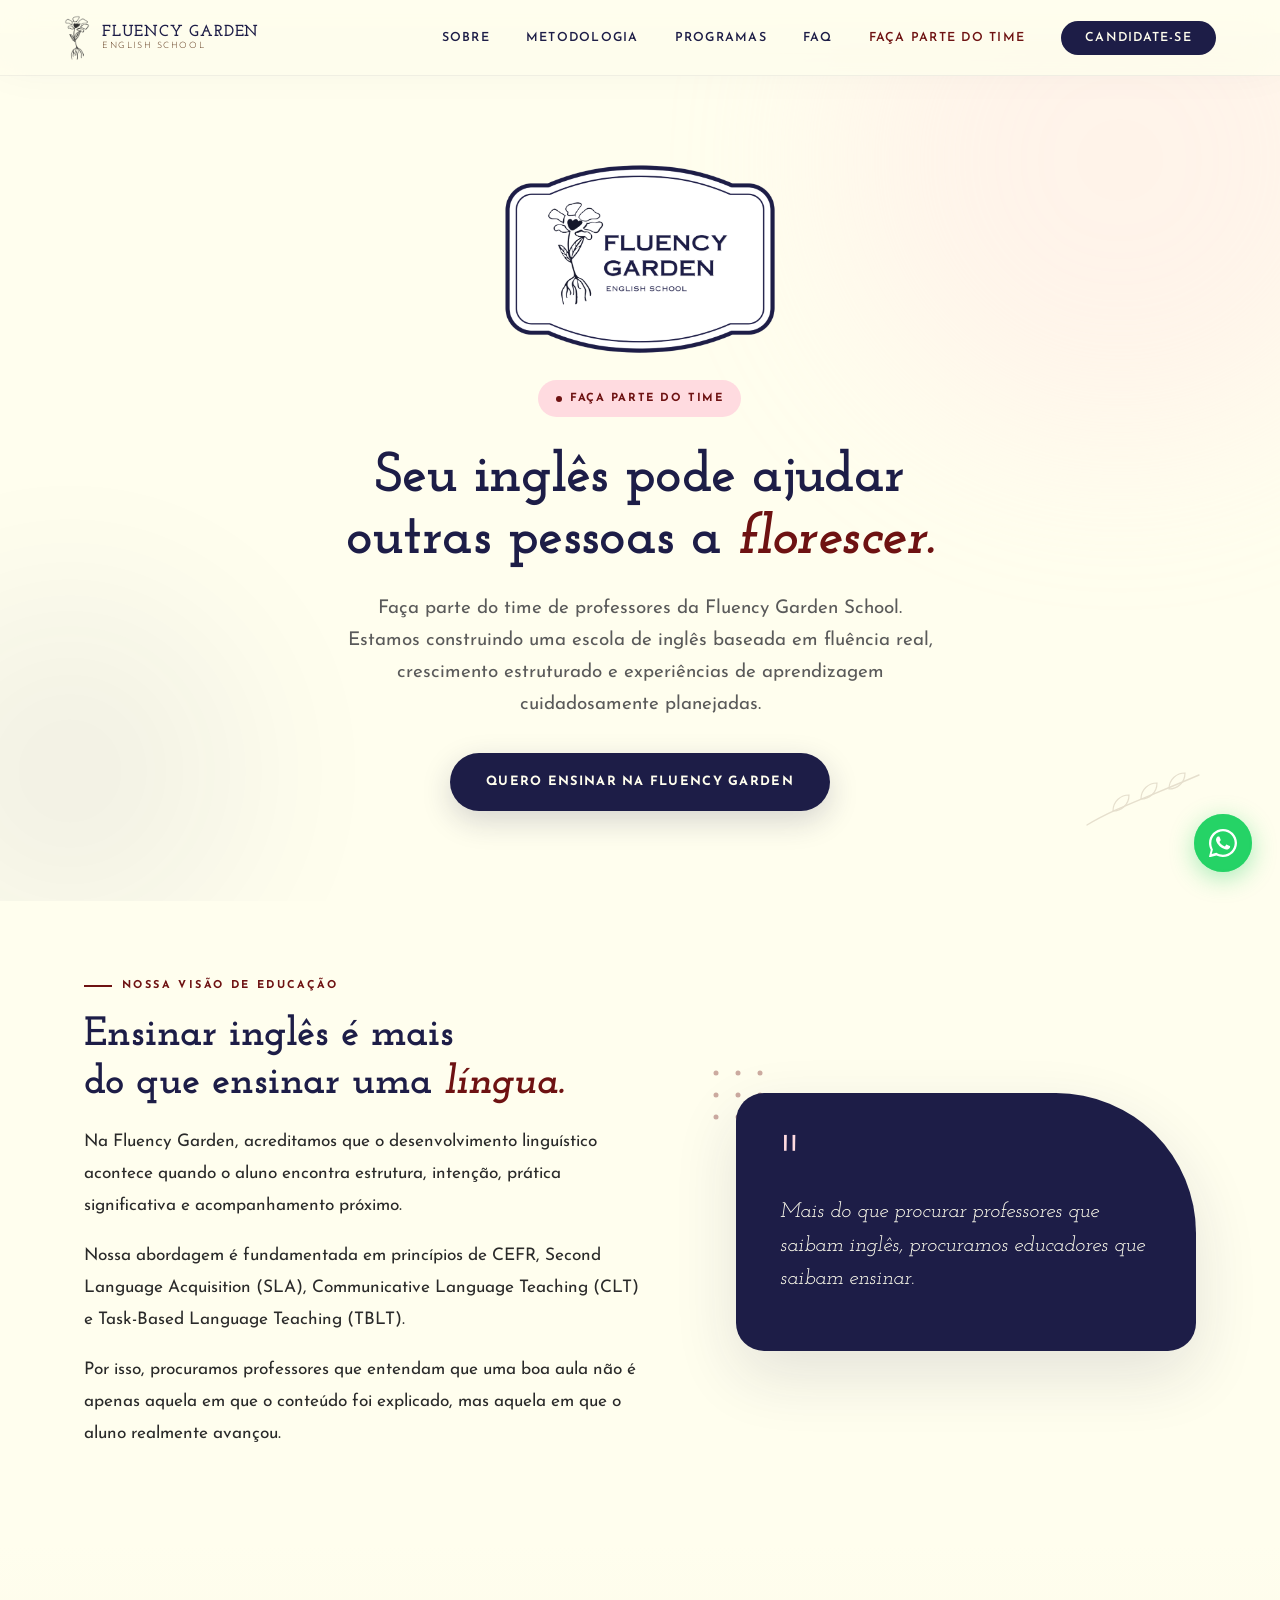
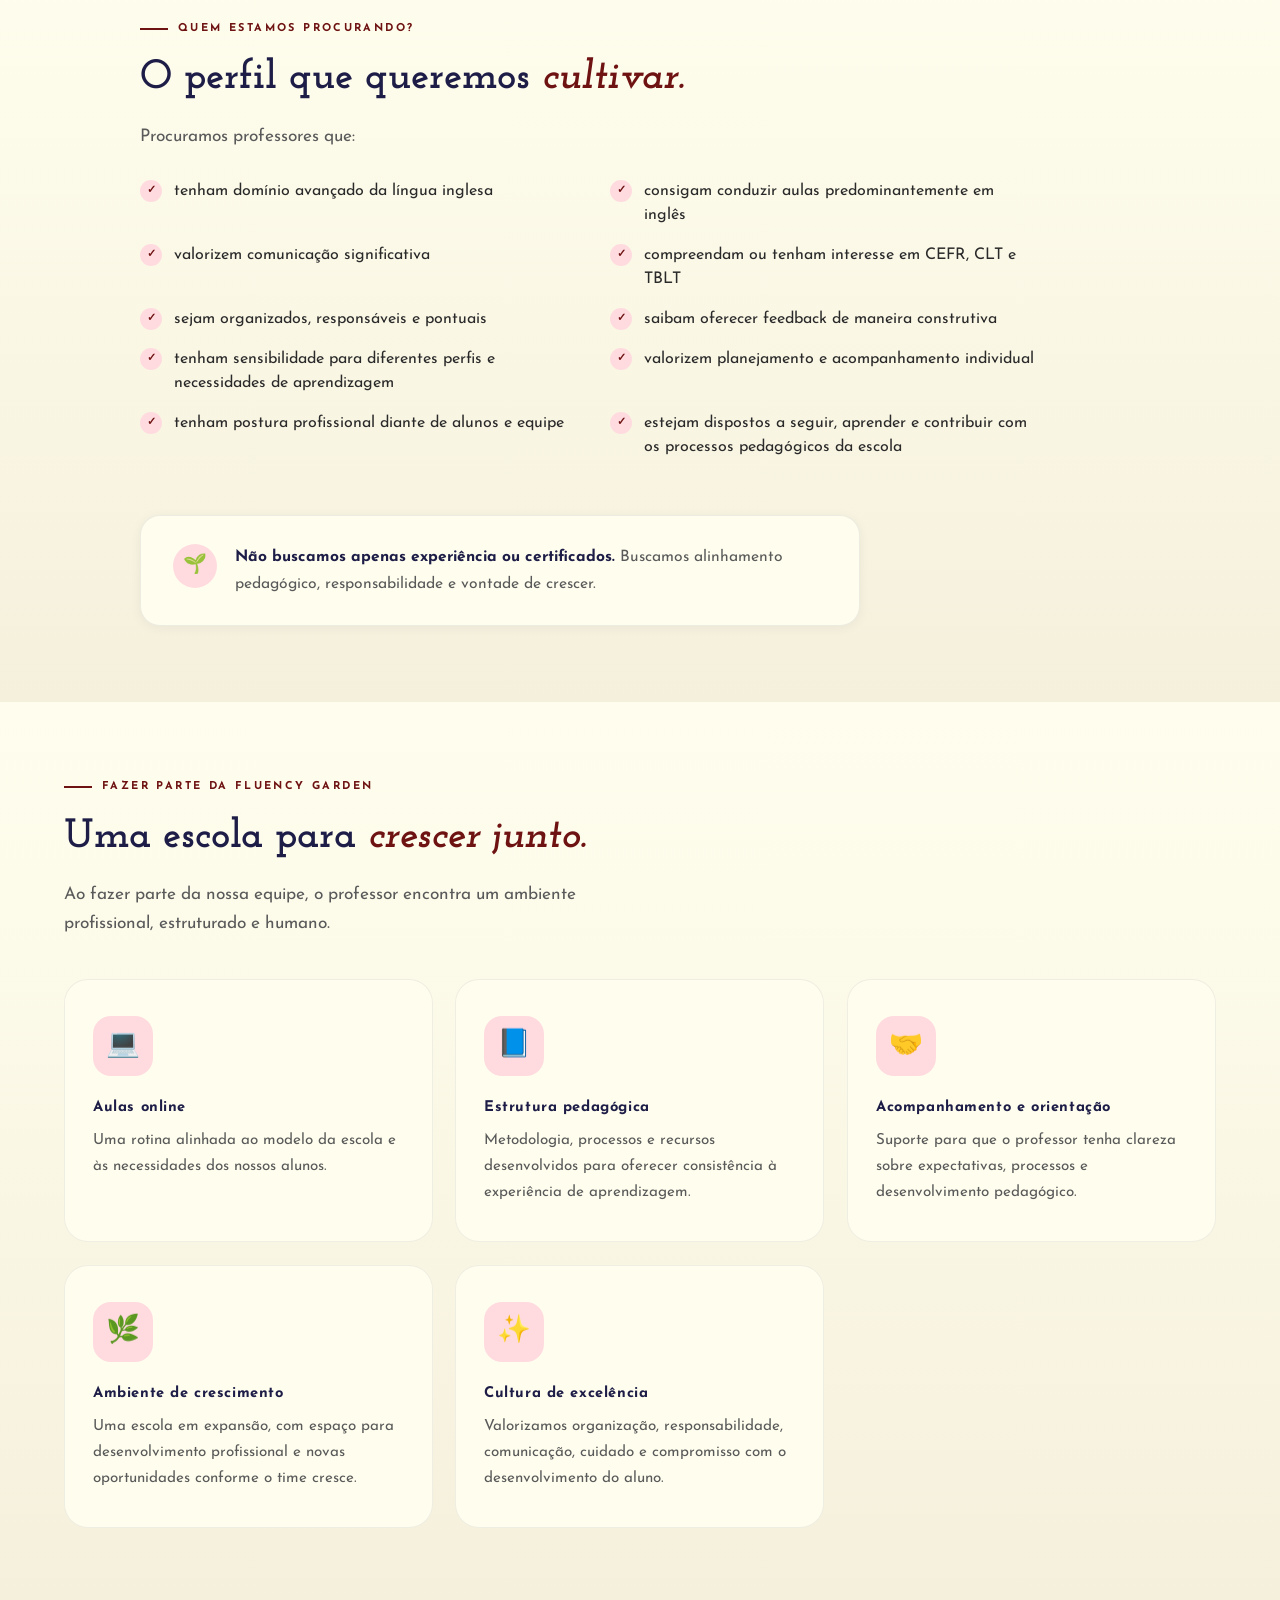
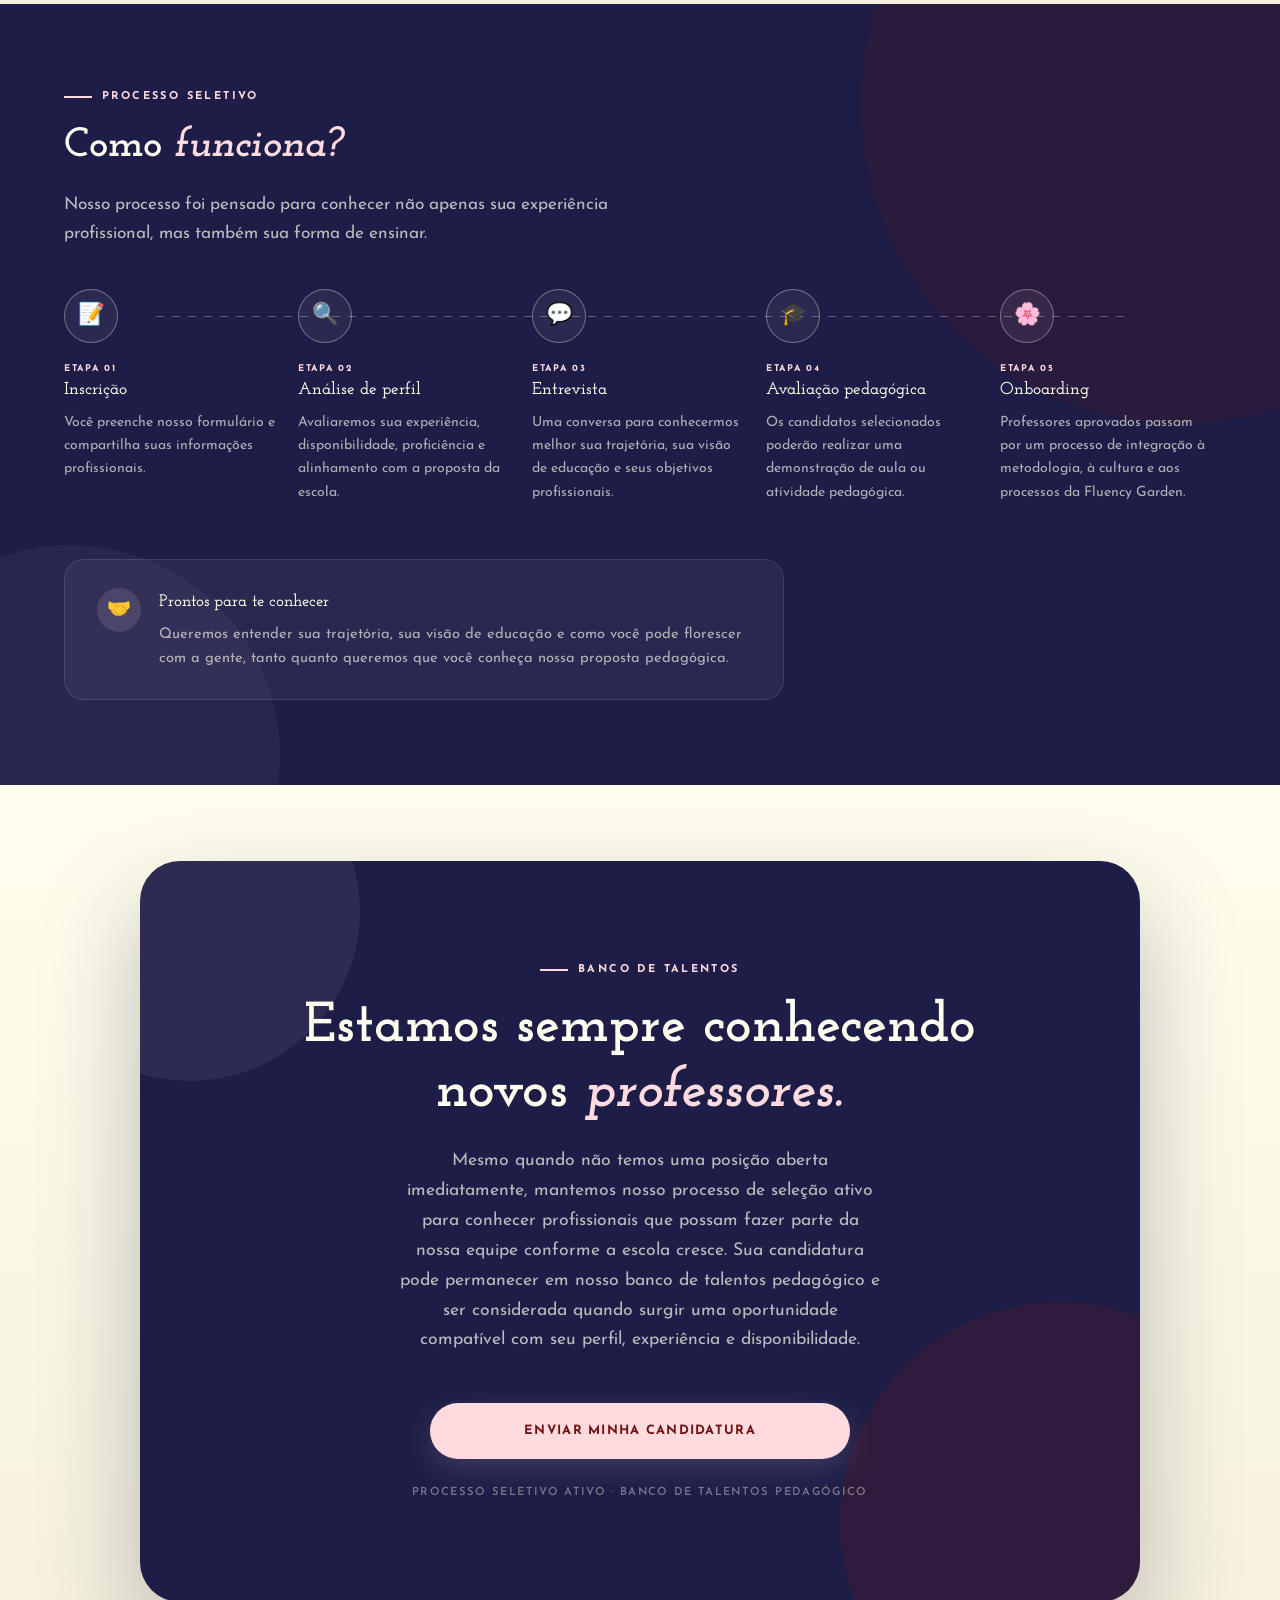
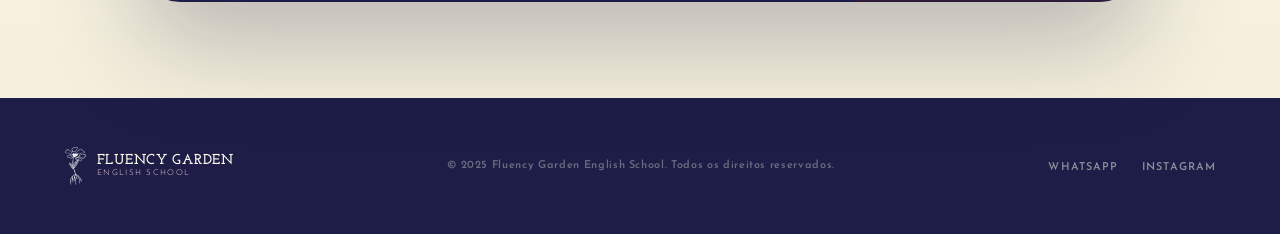
<file: faca-parte-do-time.html>
<!DOCTYPE html>
<html lang="pt-BR">
<head>
<meta charset="UTF-8">
<meta name="viewport" content="width=device-width, initial-scale=1.0">
<title>Faça Parte do Time | Fluency Garden English School</title>
<meta name="description" content="Estamos formando o time de professores da Fluency Garden School. Conheça nossa visão de educação, o perfil que buscamos e como funciona o processo seletivo.">
<link rel="preconnect" href="https://fonts.googleapis.com">
<link rel="preconnect" href="https://fonts.gstatic.com" crossorigin>
<link href="https://fonts.googleapis.com/css2?family=Josefin+Sans:ital,wght@0,300;0,400;0,600;0,700;1,300;1,400&family=Josefin+Slab:ital,wght@0,300;0,400;0,600;0,700;1,400;1,700&display=swap" rel="stylesheet">
<link rel="icon" type="image/png" href="fotos/selo-azul-icon.png">
<link rel="apple-touch-icon" href="fotos/selo-azul-icon.png">
<link rel="stylesheet" href="styles.css">
</head>
<body>

<!-- NAV -->
<nav id="navbar">
  <a href="index.html#home" class="nav-logo">
    <img class="logo-mark" src="fotos/logo-mark.png" alt="" width="136" height="240">
    <div class="nav-logo-text">
      Fluency Garden
      <span>English School</span>
    </div>
  </a>

  <ul class="nav-links">
    <li><a href="index.html#sobre">Sobre</a></li>
    <li><a href="index.html#metodologia">Metodologia</a></li>
    <li><a href="index.html#programas">Programas</a></li>
    <li><a href="index.html#faq">FAQ</a></li>
    <li><a href="faca-parte-do-time.html" style="color:var(--wine);">Faça Parte do Time</a></li>
    <li><a href="https://forms.gle/cAhKSK5eNNuSJFMr7" target="_blank" rel="noopener" class="nav-cta">Candidate-se</a></li>
  </ul>

  <button class="hamburger" id="hamburger" aria-label="Menu" aria-expanded="false">
    <span></span><span></span><span></span>
  </button>
</nav>

<!-- MOBILE MENU -->
<div class="mobile-menu" id="mobileMenu">
  <ul>
    <li><a href="index.html#sobre" onclick="closeMobile()">Sobre</a></li>
    <li><a href="index.html#metodologia" onclick="closeMobile()">Metodologia</a></li>
    <li><a href="index.html#programas" onclick="closeMobile()">Programas</a></li>
    <li><a href="index.html#faq" onclick="closeMobile()">FAQ</a></li>
    <li><a href="faca-parte-do-time.html" onclick="closeMobile()" style="color:var(--wine);">Faça Parte do Time</a></li>
    <li><a href="https://forms.gle/cAhKSK5eNNuSJFMr7" target="_blank" rel="noopener">Candidate-se ↗</a></li>
  </ul>
</div>

<!-- HERO -->
<section id="home" class="job-hero">
  <div class="hero-bg-blob hero-bg-blob-1" data-parallax="0.18"></div>
  <div class="hero-bg-blob hero-bg-blob-2" data-parallax="0.1"></div>

  <svg class="hero-leaf" viewBox="0 0 120 60" fill="none" xmlns="http://www.w3.org/2000/svg" style="left:auto; right:6%;">
    <path d="M4 56 C30 40 60 30 116 6" stroke="#51280b" stroke-width="1.4" stroke-linecap="round"/>
    <path d="M30 42 C30 32 38 26 46 26 C46 36 38 42 30 42Z" stroke="#51280b" stroke-width="1.2" fill="none"/>
    <path d="M58 30 C58 20 66 14 74 14 C74 24 66 30 58 30Z" stroke="#51280b" stroke-width="1.2" fill="none"/>
    <path d="M86 20 C86 10 94 4 102 4 C102 14 94 20 86 20Z" stroke="#51280b" stroke-width="1.2" fill="none"/>
  </svg>

  <div class="job-hero-content">
    <img class="job-hero-adesivo reveal-scale" src="fotos/adesivo-azul-tight.png" alt="Fluency Garden English School" width="860" height="607">
    <div class="hero-badge reveal">Faça parte do time</div>
    <h1 class="hero-headline reveal reveal-delay-1">
      Seu inglês pode ajudar<br>
      outras pessoas a <em>florescer.</em>
    </h1>
    <p class="hero-sub job-hero-sub reveal reveal-delay-2">
      Faça parte do time de professores da Fluency Garden School. Estamos construindo uma escola de inglês baseada em fluência real, crescimento estruturado e experiências de aprendizagem cuidadosamente planejadas.
    </p>
    <div class="hero-actions reveal reveal-delay-3" style="justify-content:center;">
      <a href="#visao" class="btn-primary">Quero ensinar na Fluency Garden</a>
    </div>
  </div>
</section>

<!-- NOSSA VISÃO DE EDUCAÇÃO -->
<section id="visao">
  <div class="visao-content">
    <div class="section-label reveal">Nossa visão de educação</div>
    <h2 class="section-title reveal reveal-delay-1">Ensinar inglês é mais<br>do que ensinar uma <em>língua.</em></h2>
    <p class="sobre-text reveal reveal-delay-2">
      Na Fluency Garden, acreditamos que o desenvolvimento linguístico acontece quando o aluno encontra estrutura, intenção, prática significativa e acompanhamento próximo.
    </p>
    <p class="sobre-text reveal reveal-delay-3">
      Nossa abordagem é fundamentada em princípios de CEFR, Second Language Acquisition (SLA), Communicative Language Teaching (CLT) e Task-Based Language Teaching (TBLT).
    </p>
    <p class="sobre-text reveal reveal-delay-3">
      Por isso, procuramos professores que entendam que uma boa aula não é apenas aquela em que o conteúdo foi explicado, mas aquela em que o aluno realmente avançou.
    </p>
  </div>

  <div class="visao-visual reveal-scale reveal-delay-1">
    <svg class="sobre-deco" viewBox="0 0 90 90" fill="none" xmlns="http://www.w3.org/2000/svg">
      <circle cx="8" cy="8" r="2.5" fill="#6e1212"/><circle cx="30" cy="8" r="2.5" fill="#6e1212"/><circle cx="52" cy="8" r="2.5" fill="#6e1212"/>
      <circle cx="8" cy="30" r="2.5" fill="#6e1212"/><circle cx="30" cy="30" r="2.5" fill="#6e1212"/><circle cx="52" cy="30" r="2.5" fill="#6e1212"/>
      <circle cx="8" cy="52" r="2.5" fill="#6e1212"/><circle cx="30" cy="52" r="2.5" fill="#6e1212"/><circle cx="52" cy="52" r="2.5" fill="#6e1212"/>
    </svg>
    <div class="visao-quote">
      <div class="depo-quote-mark">"</div>
      <p>Mais do que procurar professores que saibam inglês, procuramos educadores que saibam ensinar.</p>
    </div>
  </div>
</section>

<!-- QUEM ESTAMOS PROCURANDO -->
<section id="perfil">
  <div class="perfil-inner">
    <div class="section-label reveal">Quem estamos procurando?</div>
    <h2 class="section-title reveal reveal-delay-1" style="max-width:600px;">O perfil que queremos <em>cultivar.</em></h2>
    <p class="section-lead reveal reveal-delay-2" style="margin-bottom:28px;">Procuramos professores que:</p>

    <ul class="criteria-grid">
      <li class="reveal">tenham domínio avançado da língua inglesa</li>
      <li class="reveal reveal-delay-1">consigam conduzir aulas predominantemente em inglês</li>
      <li class="reveal reveal-delay-1">valorizem comunicação significativa</li>
      <li class="reveal reveal-delay-2">compreendam ou tenham interesse em CEFR, CLT e TBLT</li>
      <li class="reveal reveal-delay-2">sejam organizados, responsáveis e pontuais</li>
      <li class="reveal reveal-delay-3">saibam oferecer feedback de maneira construtiva</li>
      <li class="reveal reveal-delay-3">tenham sensibilidade para diferentes perfis e necessidades de aprendizagem</li>
      <li class="reveal reveal-delay-4">valorizem planejamento e acompanhamento individual</li>
      <li class="reveal reveal-delay-4">tenham postura profissional diante de alunos e equipe</li>
      <li class="reveal">estejam dispostos a seguir, aprender e contribuir com os processos pedagógicos da escola</li>
    </ul>

    <div class="perfil-note reveal">
      <div class="perfil-note-icon">🌱</div>
      <p><strong>Não buscamos apenas experiência ou certificados.</strong> Buscamos alinhamento pedagógico, responsabilidade e vontade de crescer.</p>
    </div>
  </div>
</section>

<!-- O QUE É FAZER PARTE DA FLUENCY GARDEN -->
<section id="pilares">
  <div class="pilares-inner">
    <div class="section-label reveal">Fazer parte da Fluency Garden</div>
    <h2 class="section-title reveal reveal-delay-1" style="max-width:600px;">Uma escola para <em>crescer junto.</em></h2>
    <p class="section-lead reveal reveal-delay-2">Ao fazer parte da nossa equipe, o professor encontra um ambiente profissional, estruturado e humano.</p>

    <div class="cultura-grid">
      <div class="pilar-card reveal">
        <div class="pilar-icon">💻</div>
        <div class="pilar-title">Aulas online</div>
        <p class="pilar-text">Uma rotina alinhada ao modelo da escola e às necessidades dos nossos alunos.</p>
      </div>
      <div class="pilar-card reveal reveal-delay-1">
        <div class="pilar-icon">📘</div>
        <div class="pilar-title">Estrutura pedagógica</div>
        <p class="pilar-text">Metodologia, processos e recursos desenvolvidos para oferecer consistência à experiência de aprendizagem.</p>
      </div>
      <div class="pilar-card reveal reveal-delay-2">
        <div class="pilar-icon">🤝</div>
        <div class="pilar-title">Acompanhamento e orientação</div>
        <p class="pilar-text">Suporte para que o professor tenha clareza sobre expectativas, processos e desenvolvimento pedagógico.</p>
      </div>
      <div class="pilar-card reveal reveal-delay-3">
        <div class="pilar-icon">🌿</div>
        <div class="pilar-title">Ambiente de crescimento</div>
        <p class="pilar-text">Uma escola em expansão, com espaço para desenvolvimento profissional e novas oportunidades conforme o time cresce.</p>
      </div>
      <div class="pilar-card reveal reveal-delay-4">
        <div class="pilar-icon">✨</div>
        <div class="pilar-title">Cultura de excelência</div>
        <p class="pilar-text">Valorizamos organização, responsabilidade, comunicação, cuidado e compromisso com o desenvolvimento do aluno.</p>
      </div>
    </div>
  </div>
</section>

<!-- PROCESSO SELETIVO -->
<section id="experiencia">
  <div class="exp-inner">
    <div class="section-label reveal">Processo seletivo</div>
    <h2 class="section-title reveal reveal-delay-1" style="max-width:600px;">Como <em>funciona?</em></h2>
    <p class="section-lead reveal reveal-delay-2">
      Nosso processo foi pensado para conhecer não apenas sua experiência profissional, mas também sua forma de ensinar.
    </p>

    <div class="flow-grid">
      <div class="flow-step reveal">
        <div class="flow-num">📝</div>
        <div class="flow-title"><small>Etapa 01</small>Inscrição</div>
        <p class="flow-text">Você preenche nosso formulário e compartilha suas informações profissionais.</p>
      </div>
      <div class="flow-step reveal reveal-delay-1">
        <div class="flow-num">🔍</div>
        <div class="flow-title"><small>Etapa 02</small>Análise de perfil</div>
        <p class="flow-text">Avaliaremos sua experiência, disponibilidade, proficiência e alinhamento com a proposta da escola.</p>
      </div>
      <div class="flow-step reveal reveal-delay-2">
        <div class="flow-num">💬</div>
        <div class="flow-title"><small>Etapa 03</small>Entrevista</div>
        <p class="flow-text">Uma conversa para conhecermos melhor sua trajetória, sua visão de educação e seus objetivos profissionais.</p>
      </div>
      <div class="flow-step reveal reveal-delay-3">
        <div class="flow-num">🎓</div>
        <div class="flow-title"><small>Etapa 04</small>Avaliação pedagógica</div>
        <p class="flow-text">Os candidatos selecionados poderão realizar uma demonstração de aula ou atividade pedagógica.</p>
      </div>
      <div class="flow-step reveal reveal-delay-4">
        <div class="flow-num">🌸</div>
        <div class="flow-title"><small>Etapa 05</small>Onboarding</div>
        <p class="flow-text">Professores aprovados passam por um processo de integração à metodologia, à cultura e aos processos da Fluency Garden.</p>
      </div>
    </div>

    <div class="exp-note reveal">
      <div class="exp-note-icon">🤝</div>
      <div>
        <div class="exp-note-title">Prontos para te conhecer</div>
        <p class="exp-note-text">Queremos entender sua trajetória, sua visão de educação e como você pode florescer com a gente, tanto quanto queremos que você conheça nossa proposta pedagógica.</p>
      </div>
    </div>
  </div>
</section>

<!-- BANCO DE TALENTOS -->
<section id="contato">
  <div class="cta-card">
    <div class="section-label reveal" style="justify-content:center;">Banco de talentos</div>
    <h2 class="section-title reveal reveal-delay-1" style="text-align:center;">
      Estamos sempre conhecendo<br>novos <em>professores.</em>
    </h2>
    <p class="cta-sub reveal reveal-delay-2">
      Mesmo quando não temos uma posição aberta imediatamente, mantemos nosso processo de seleção ativo para conhecer profissionais que possam fazer parte da nossa equipe conforme a escola cresce. Sua candidatura pode permanecer em nosso banco de talentos pedagógico e ser considerada quando surgir uma oportunidade compatível com seu perfil, experiência e disponibilidade.
    </p>

    <div class="reveal reveal-delay-3" style="max-width:420px; margin:0 auto 0; position:relative; z-index:1;">
      <a href="https://forms.gle/cAhKSK5eNNuSJFMr7" target="_blank" rel="noopener" class="lead-submit" style="display:block; text-decoration:none; text-align:center;">Enviar minha candidatura</a>
    </div>
    <p class="cta-note reveal reveal-delay-4" style="margin-top:24px;">Processo seletivo ativo · Banco de talentos pedagógico</p>
  </div>
</section>

<!-- FOOTER -->
<footer>
  <a href="index.html#home" class="footer-logo">
    <img class="logo-mark logo-mark-light" src="fotos/logo-mark.png" alt="" width="136" height="240">
    <div class="footer-logo-text">
      Fluency Garden
      <span>English School</span>
    </div>
  </a>

  <p class="footer-copy">© 2025 Fluency Garden English School. Todos os direitos reservados.</p>

  <ul class="footer-links">
    <li><a href="https://wa.me/5511996347484" target="_blank" rel="noopener">WhatsApp</a></li>
    <li><a href="https://www.instagram.com/fluencygardenschool" target="_blank" rel="noopener">Instagram</a></li>
  </ul>
</footer>

<!-- FLOATING WHATSAPP -->
<a href="https://wa.me/5511996347484?text=Hello%21+Vim+pela+p%C3%A1gina+de+professores+e+tenho+interesse+em+ensinar+na+Fluency+Garden%21" target="_blank" rel="noopener" class="whatsapp-float" title="Falar no WhatsApp" aria-label="WhatsApp">
  <svg width="28" height="28" viewBox="0 0 24 24" fill="white"><path d="M17.472 14.382c-.297-.149-1.758-.867-2.03-.967-.273-.099-.471-.148-.67.15-.197.297-.767.966-.94 1.164-.173.199-.347.223-.644.075-.297-.15-1.255-.463-2.39-1.475-.883-.788-1.48-1.761-1.653-2.059-.173-.297-.018-.458.13-.606.134-.133.298-.347.446-.52.149-.174.198-.298.298-.497.099-.198.05-.371-.025-.52-.075-.149-.669-1.612-.916-2.207-.242-.579-.487-.5-.669-.51-.173-.008-.371-.01-.57-.01-.198 0-.52.074-.792.372-.272.297-1.04 1.016-1.04 2.479 0 1.462 1.065 2.875 1.213 3.074.149.198 2.096 3.2 5.077 4.487.709.306 1.262.489 1.694.625.712.227 1.36.195 1.871.118.571-.085 1.758-.719 2.006-1.413.248-.694.248-1.289.173-1.413-.074-.124-.272-.198-.57-.347z"/><path d="M12 0C5.373 0 0 5.373 0 12c0 2.122.558 4.116 1.525 5.843L.057 23.571a.5.5 0 00.611.611l5.728-1.468A11.954 11.954 0 0012 24c6.627 0 12-5.373 12-12S18.627 0 12 0zm0 22c-1.939 0-3.762-.524-5.327-1.436l-.381-.226-3.956 1.014 1.014-3.768-.249-.395A9.964 9.964 0 012 12C2 6.477 6.477 2 12 2s10 4.477 10 10-4.477 10-10 10z"/></svg>
</a>

<script src="script.js"></script>
</body>
</html>
</file>
<file: styles.css>
@charset "UTF-8";
  /* ─── BRAND TOKENS ─── */
  :root {
    --navy:    #1d1d47;
    --brown:   #51280b;
    --wine:    #6e1212;
    --pink:    #ffdbe0;
    --cream:   #fffeee;
    --cream-dark: #f5f0dc;
    --text:    #2a2a2a;
    --text-soft: #5a5a5a;

    /* manual da marca: Copperplate exclusiva da logo (fonte de sistema,
       com fallback para Josefin Slab onde não estiver instalada) */
    --font-logo:    'Copperplate Gothic', 'Copperplate', 'Josefin Slab', serif;
    --font-display: 'Josefin Slab', serif;
    --font-ui:      'Josefin Sans', sans-serif;
    --font-body:    'Josefin Sans', sans-serif;

    --radius: 20px;
    --shadow-xs: 0 2px 12px rgba(29,29,71,0.05);
    --shadow: 0 12px 48px rgba(29,29,71,0.08);
    --shadow-lift: 0 24px 64px rgba(29,29,71,0.12);
    --transition: 0.4s cubic-bezier(0.25,0.46,0.45,0.94);
  }

  *, *::before, *::after { box-sizing: border-box; margin: 0; padding: 0; }

  html { scroll-behavior: smooth; }

  body {
    background: var(--cream);
    color: var(--text);
    font-family: var(--font-body);
    font-size: 18px;
    line-height: 1.7;
    overflow-x: hidden;
    -webkit-font-smoothing: antialiased;
  }

  ::selection { background: var(--pink); color: var(--wine); }

  /* ─── SCROLL ANIMATIONS ─── */
  .reveal {
    opacity: 0;
    transform: translateY(36px);
    transition: opacity 0.8s cubic-bezier(0.22,1,0.36,1), transform 0.8s cubic-bezier(0.22,1,0.36,1);
    will-change: opacity, transform;
  }
  .reveal.visible { opacity: 1; transform: none; }
  .reveal-scale {
    opacity: 0;
    transform: scale(0.94);
    transition: opacity 0.8s cubic-bezier(0.22,1,0.36,1), transform 0.8s cubic-bezier(0.22,1,0.36,1);
  }
  .reveal-scale.visible { opacity: 1; transform: none; }
  .reveal-delay-1 { transition-delay: 0.1s; }
  .reveal-delay-2 { transition-delay: 0.2s; }
  .reveal-delay-3 { transition-delay: 0.3s; }
  .reveal-delay-4 { transition-delay: 0.4s; }

  @media (prefers-reduced-motion: reduce) {
    .reveal, .reveal-scale { opacity: 1; transform: none; transition: none; }
    html { scroll-behavior: auto; }
    * { animation-duration: 0.01ms !important; animation-iteration-count: 1 !important; }
  }

  /* ─── NAV ─── */
  nav {
    position: fixed;
    top: 0; left: 0; right: 0;
    z-index: 100;
    background: rgba(255,254,238,0.85);
    backdrop-filter: blur(16px);
    -webkit-backdrop-filter: blur(16px);
    border-bottom: 1px solid rgba(29,29,71,0.06);
    padding: 0 5%;
    height: 76px;
    display: flex;
    align-items: center;
    justify-content: space-between;
    transition: box-shadow 0.3s, height 0.3s;
  }
  nav.scrolled { box-shadow: 0 2px 24px rgba(29,29,71,0.08); height: 66px; }

  .nav-logo { display: flex; align-items: center; gap: 12px; text-decoration: none; }
  .nav-logo-text {
    font-family: var(--font-logo);
    font-weight: 700;
    font-size: 1rem;
    color: var(--navy);
    line-height: 1.1;
    letter-spacing: 0.05em;
    text-transform: uppercase;
  }
  .nav-logo-text span {
    display: block;
    font-family: var(--font-ui);
    font-weight: 300;
    font-size: 0.55rem;
    letter-spacing: 0.18em;
    color: var(--brown);
  }

  .nav-links { display: flex; gap: 36px; list-style: none; align-items: center; }
  .nav-links a {
    font-family: var(--font-ui);
    font-size: 0.78rem;
    font-weight: 600;
    letter-spacing: 0.1em;
    text-transform: uppercase;
    color: var(--navy);
    text-decoration: none;
    position: relative;
    transition: color 0.2s;
  }
  .nav-links a:not(.nav-cta)::after {
    content: '';
    position: absolute;
    left: 0; bottom: -6px;
    width: 100%; height: 1.5px;
    background: var(--wine);
    transform: scaleX(0);
    transform-origin: left;
    transition: transform 0.3s cubic-bezier(0.22,1,0.36,1);
  }
  .nav-links a:not(.nav-cta):hover::after { transform: scaleX(1); }
  .nav-links a:hover { color: var(--wine); }

  .nav-cta {
    background: var(--navy);
    color: var(--cream) !important;
    padding: 11px 24px;
    border-radius: 50px;
    transition: background 0.25s, transform 0.2s, box-shadow 0.25s !important;
  }
  .nav-cta:hover {
    background: var(--wine) !important;
    color: var(--cream) !important;
    transform: translateY(-1px);
    box-shadow: 0 8px 24px rgba(110,18,18,0.25);
  }

  .hamburger {
    display: none;
    flex-direction: column;
    gap: 5px;
    cursor: pointer;
    padding: 10px;
    background: none;
    border: none;
  }
  .hamburger span {
    display: block;
    width: 24px; height: 2px;
    background: var(--navy);
    border-radius: 2px;
    transition: var(--transition);
  }
  .hamburger.active span:nth-child(1) { transform: translateY(7px) rotate(45deg); }
  .hamburger.active span:nth-child(2) { opacity: 0; }
  .hamburger.active span:nth-child(3) { transform: translateY(-7px) rotate(-45deg); }

  @media (max-width: 768px) {
    .nav-links { display: none; }
    .hamburger { display: flex; }
  }
  .mobile-menu {
    position: fixed;
    top: 76px; left: 0; right: 0;
    background: var(--cream);
    padding: 28px 5% 36px;
    z-index: 99;
    border-bottom: 1px solid rgba(29,29,71,0.1);
    box-shadow: 0 24px 48px rgba(29,29,71,0.08);
    transform: translateY(-110%);
    transition: transform 0.4s cubic-bezier(0.22,1,0.36,1);
  }
  .mobile-menu.open { transform: translateY(0); }
  .mobile-menu ul { list-style: none; display: flex; flex-direction: column; gap: 4px; }
  .mobile-menu a {
    font-family: var(--font-ui);
    font-size: 1rem;
    font-weight: 600;
    letter-spacing: 0.08em;
    text-transform: uppercase;
    color: var(--navy);
    text-decoration: none;
    display: block;
    padding: 14px 8px;
    border-radius: 12px;
    transition: background 0.2s, color 0.2s;
  }
  .mobile-menu a:hover { background: rgba(29,29,71,0.04); color: var(--wine); }

  /* ─── HERO ─── */
  #home {
    min-height: 100vh;
    padding: 150px 5% 90px;
    display: grid;
    grid-template-columns: 1.05fr 0.95fr;
    gap: 60px;
    align-items: center;
    position: relative;
    overflow: hidden;
  }

  .hero-bg-blob {
    position: absolute;
    border-radius: 50%;
    filter: blur(90px);
    pointer-events: none;
    opacity: 0.3;
    animation: blobFloat 14s ease-in-out infinite alternate;
  }
  .hero-bg-blob-1 {
    width: 560px; height: 560px;
    background: var(--pink);
    top: -120px; right: -120px;
  }
  .hero-bg-blob-2 {
    width: 340px; height: 340px;
    background: var(--navy);
    bottom: -40px; left: -100px;
    opacity: 0.06;
    animation-delay: -6s;
  }
  @keyframes blobFloat {
    0%   { transform: translate(0, 0) scale(1); }
    100% { transform: translate(-30px, 36px) scale(1.08); }
  }

  /* discreet botanical line — decorative */
  .hero-leaf {
    position: absolute;
    bottom: 8%;
    left: 46%;
    width: 120px;
    opacity: 0.14;
    pointer-events: none;
  }

  .hero-badge {
    display: inline-flex;
    align-items: center;
    gap: 8px;
    background: var(--pink);
    color: var(--wine);
    font-family: var(--font-ui);
    font-size: 0.7rem;
    font-weight: 700;
    letter-spacing: 0.14em;
    text-transform: uppercase;
    padding: 9px 18px;
    border-radius: 50px;
    margin-bottom: 30px;
  }
  .hero-badge::before {
    content: '';
    width: 6px; height: 6px;
    background: var(--wine);
    border-radius: 50%;
    flex-shrink: 0;
    animation: pulseDot 2.4s ease-in-out infinite;
  }
  @keyframes pulseDot {
    0%, 100% { opacity: 1; transform: scale(1); }
    50% { opacity: 0.4; transform: scale(0.75); }
  }

  .hero-headline {
    font-family: var(--font-display);
    font-weight: 700;
    font-size: clamp(2.5rem, 4.4vw, 4rem);
    color: var(--navy);
    line-height: 1.1;
    letter-spacing: -0.01em;
    margin-bottom: 22px;
  }
  .hero-headline em { font-style: italic; color: var(--wine); }

  .hero-sub {
    font-family: var(--font-body);
    font-size: 1.18rem;
    color: var(--text-soft);
    margin-bottom: 32px;
    max-width: 480px;
  }

  /* quick indicators */
  .hero-checks {
    list-style: none;
    display: grid;
    grid-template-columns: repeat(2, minmax(0, max-content));
    column-gap: 32px;
    row-gap: 12px;
    margin-bottom: 40px;
  }
  .hero-checks li {
    display: flex;
    align-items: center;
    gap: 10px;
    font-family: var(--font-ui);
    font-size: 0.8rem;
    font-weight: 600;
    letter-spacing: 0.03em;
    color: var(--navy);
  }
  .hero-checks svg {
    width: 18px; height: 18px;
    flex-shrink: 0;
    color: var(--wine);
    background: var(--pink);
    border-radius: 50%;
    padding: 3.5px;
  }

  .hero-actions { display: flex; gap: 16px; flex-wrap: wrap; align-items: center; }

  .btn-primary {
    display: inline-flex;
    align-items: center;
    gap: 10px;
    background: var(--navy);
    color: var(--cream);
    font-family: var(--font-ui);
    font-size: 0.8rem;
    font-weight: 700;
    letter-spacing: 0.1em;
    text-transform: uppercase;
    padding: 18px 36px;
    border-radius: 50px;
    text-decoration: none;
    transition: background 0.25s, transform 0.2s, box-shadow 0.25s;
    border: none;
    cursor: pointer;
    box-shadow: 0 10px 30px rgba(29,29,71,0.18);
  }
  .btn-primary:hover {
    background: var(--wine);
    transform: translateY(-3px);
    box-shadow: 0 16px 40px rgba(110,18,18,0.28);
  }

  .btn-secondary {
    display: inline-flex;
    align-items: center;
    gap: 8px;
    color: var(--navy);
    font-family: var(--font-ui);
    font-size: 0.8rem;
    font-weight: 700;
    letter-spacing: 0.1em;
    text-transform: uppercase;
    padding: 18px 28px;
    border-radius: 50px;
    text-decoration: none;
    border: 1.5px solid rgba(29,29,71,0.35);
    transition: all 0.25s;
  }
  .btn-secondary:hover { background: var(--navy); border-color: var(--navy); color: var(--cream); }

  .hero-visual {
    position: relative;
    display: flex;
    align-items: center;
    justify-content: center;
  }

  /* organic photo composition */
  .hero-photo-frame {
    width: 100%;
    max-width: 430px;
    aspect-ratio: 4/5;
    border-radius: 46% 54% 42% 58% / 48% 44% 56% 52%;
    background: linear-gradient(145deg, var(--pink) 0%, var(--cream-dark) 100%);
    display: flex;
    align-items: center;
    justify-content: center;
    position: relative;
    overflow: hidden;
    box-shadow: var(--shadow-lift);
    animation: blobMorph 16s ease-in-out infinite alternate;
  }
  @keyframes blobMorph {
    0%   { border-radius: 46% 54% 42% 58% / 48% 44% 56% 52%; }
    50%  { border-radius: 54% 46% 56% 44% / 44% 54% 46% 56%; }
    100% { border-radius: 44% 56% 48% 52% / 54% 46% 58% 42%; }
  }

  /* dotted orbital ring behind the photo */
  .hero-ring {
    position: absolute;
    width: 118%;
    max-width: 520px;
    aspect-ratio: 1;
    border: 1.5px dashed rgba(110,18,18,0.22);
    border-radius: 50%;
    pointer-events: none;
    animation: spinSlow 60s linear infinite;
  }
  @keyframes spinSlow { to { transform: rotate(360deg); } }
  .hero-ring::after {
    content: '';
    position: absolute;
    top: 8%; left: 12%;
    width: 10px; height: 10px;
    border-radius: 50%;
    background: var(--wine);
    opacity: 0.5;
  }

  .hero-photo-placeholder {
    font-family: var(--font-ui);
    font-size: 0.7rem;
    font-weight: 600;
    letter-spacing: 0.1em;
    color: var(--wine);
    text-align: center;
    padding: 20px;
    opacity: 0.6;
  }

  .hero-photo-frame img {
    width: 100%;
    height: 100%;
    object-fit: cover;
    /* a moldura é 4/5 e a foto é 2/3: o corte é vertical.
       Puxa o enquadramento para cima para manter o rosto na área visível. */
    object-position: 50% 28%;
    display: block;
  }

  .hero-float-card {
    position: absolute;
    background: rgba(255,255,255,0.92);
    backdrop-filter: blur(8px);
    border: 1px solid rgba(29,29,71,0.06);
    border-radius: 16px;
    padding: 14px 18px;
    box-shadow: 0 12px 36px rgba(29,29,71,0.12);
    font-family: var(--font-ui);
    animation: floatY 6s ease-in-out infinite alternate;
  }
  @keyframes floatY {
    from { transform: translateY(0); }
    to   { transform: translateY(-12px); }
  }
  .hero-float-card-1 {
    bottom: 48px;
    left: -34px;
    font-size: 0.7rem;
    font-weight: 700;
    color: var(--navy);
    letter-spacing: 0.06em;
    text-transform: uppercase;
    display: flex;
    align-items: center;
    gap: 10px;
    animation-delay: -2s;
  }
  .hero-float-card-2 {
    top: 26px;
    right: -22px;
    font-size: 0.68rem;
    color: var(--text-soft);
    font-weight: 600;
    letter-spacing: 0.04em;
    white-space: nowrap;
  }
  .hero-float-card-3 {
    top: 46%;
    left: -52px;
    font-size: 0.66rem;
    font-weight: 700;
    color: var(--navy);
    letter-spacing: 0.05em;
    text-transform: uppercase;
    display: flex;
    align-items: center;
    gap: 8px;
    animation-delay: -4s;
  }
  .float-icon {
    width: 36px; height: 36px;
    background: var(--pink);
    border-radius: 50%;
    display: flex; align-items: center; justify-content: center;
    font-size: 1.1rem;
    flex-shrink: 0;
  }

  .hero-scroll-hint {
    position: absolute;
    bottom: 28px;
    left: 5%;
    display: flex;
    align-items: center;
    gap: 12px;
    font-family: var(--font-ui);
    font-size: 0.62rem;
    font-weight: 700;
    letter-spacing: 0.22em;
    text-transform: uppercase;
    color: rgba(29,29,71,0.4);
  }
  .hero-scroll-hint::after {
    content: '';
    width: 40px; height: 1px;
    background: rgba(29,29,71,0.25);
  }

  @media (max-width: 768px) {
    #home {
      grid-template-columns: 1fr;
      gap: 44px;
      padding-top: 110px;
      padding-bottom: 70px;
    }
    .hero-visual { order: 2; }  /* image below the text on mobile */
    .hero-photo-frame { max-width: 300px; margin: 0 auto; }
    .hero-ring { max-width: 350px; }
    .hero-float-card-1 { left: 0; bottom: 24px; }
    .hero-float-card-2 { right: 0; top: 12px; }
    .hero-float-card-3 { display: none; }
    .hero-checks { grid-template-columns: 1fr; }
    .hero-actions .btn-primary, .hero-actions .btn-secondary {
      width: 100%;
      justify-content: center;
    }
    .hero-scroll-hint, .hero-leaf { display: none; }
  }

  /* ─── SECTION COMMONS ─── */
  section { padding: 76px 5%; }

  .section-label {
    font-family: var(--font-ui);
    font-size: 0.68rem;
    font-weight: 700;
    letter-spacing: 0.22em;
    text-transform: uppercase;
    color: var(--wine);
    margin-bottom: 16px;
    display: flex;
    align-items: center;
    gap: 10px;
  }
  .section-label::before {
    content: '';
    display: block;
    width: 28px; height: 1.5px;
    background: var(--wine);
    flex-shrink: 0;
  }

  .section-title {
    font-family: var(--font-display);
    font-weight: 700;
    font-size: clamp(1.9rem, 3.2vw, 3rem);
    color: var(--navy);
    line-height: 1.16;
    margin-bottom: 20px;
  }
  .section-title em { font-style: italic; color: var(--wine); }

  /* Sobre fundo navy o vinho quase desaparece (contraste ~1.4:1).
     Nessas secoes o destaque usa o rosa da paleta. */
  #experiencia .section-title em,
  .cta-card .section-title em { color: var(--pink); }

  .section-lead {
    font-size: 1.08rem;
    color: var(--text-soft);
    max-width: 560px;
    margin-bottom: 40px;
  }

  /* ─── BARRA DE CREDIBILIDADE ─── */
  #diferenciais {
    background: var(--navy);
    padding: 44px 5%;
    position: relative;
    overflow: hidden;
  }
  #diferenciais::before {
    content: '';
    position: absolute;
    top: -160px; right: -100px;
    width: 380px; height: 380px;
    border-radius: 50%;
    background: var(--wine);
    opacity: 0.14;
    pointer-events: none;
  }

  .cred-grid {
    display: grid;
    grid-template-columns: repeat(6, 1fr);
    gap: 18px;
    max-width: 1200px;
    margin: 0 auto;
    position: relative;
  }
  .cred-item {
    display: flex;
    flex-direction: column;
    align-items: center;
    text-align: center;
    gap: 10px;
    padding: 14px 6px;
    border-radius: 14px;
    transition: background 0.3s;
  }
  .cred-item:hover { background: rgba(255,254,238,0.05); }
  .cred-item svg {
    width: 26px; height: 26px;
    color: var(--pink);
  }
  .cred-item span {
    font-family: var(--font-ui);
    font-size: 0.72rem;
    font-weight: 600;
    letter-spacing: 0.1em;
    text-transform: uppercase;
    color: rgba(255,254,238,0.85);
    line-height: 1.45;
  }

  @media (max-width: 1024px) { .cred-grid { grid-template-columns: repeat(3, 1fr); gap: 24px 12px; } }
  @media (max-width: 560px)  { .cred-grid { grid-template-columns: repeat(2, 1fr); } }

  /* ─── SOBRE ─── */
  #sobre {
    display: grid;
    grid-template-columns: 1.1fr 0.9fr;
    gap: 90px;
    align-items: center;
    max-width: 1240px;
    margin: 0 auto;
  }

  .sobre-visual { position: relative; }
  .sobre-photo {
    width: 100%;
    aspect-ratio: 3/4;
    border-radius: 28px 140px 28px 28px;
    background: linear-gradient(135deg, var(--pink) 0%, #e8d5d5 100%);
    display: flex;
    align-items: center;
    justify-content: center;
    position: relative;
    overflow: hidden;
    box-shadow: var(--shadow-lift);
  }
  .sobre-photo-placeholder {
    font-family: var(--font-ui);
    font-size: 0.65rem;
    font-weight: 600;
    letter-spacing: 0.12em;
    text-transform: uppercase;
    color: var(--wine);
    text-align: center;
    padding: 20px;
    opacity: 0.6;
  }
  .sobre-photo img {
    width: 100%;
    height: 100%;
    object-fit: cover;
    object-position: 50% 22%;
    display: block;
  }

  .sobre-deco {
    position: absolute;
    top: -28px; left: -28px;
    width: 90px;
    opacity: 0.35;
    pointer-events: none;
  }

  .sobre-badge {
    position: absolute;
    bottom: -24px;
    right: -18px;
    background: var(--wine);
    color: var(--cream);
    font-family: var(--font-ui);
    font-size: 0.65rem;
    font-weight: 700;
    letter-spacing: 0.1em;
    text-transform: uppercase;
    padding: 20px 24px;
    border-radius: 18px;
    text-align: center;
    box-shadow: 0 16px 40px rgba(110,18,18,0.3);
    line-height: 1.5;
  }
  .sobre-badge strong {
    display: block;
    font-size: 1.7rem;
    font-family: var(--font-display);
    letter-spacing: 0;
  }

  .sobre-text {
    font-size: 1.08rem;
    color: var(--text);
    line-height: 1.85;
    margin-bottom: 18px;
  }

  .sobre-cta-row { margin-top: 36px; }

  @media (max-width: 768px) {
    #sobre { grid-template-columns: 1fr; gap: 56px; }
    .sobre-visual { order: -1; }
    .sobre-photo { aspect-ratio: 4/3; border-radius: 24px 100px 24px 24px; }
    .sobre-badge { right: 8px; }
    .sobre-cta-row .btn-secondary { width: 100%; justify-content: center; }
  }

  /* ─── DIFERENCIAIS EM CARDS ─── */
  #pilares {
    background: linear-gradient(180deg, var(--cream) 0%, var(--cream-dark) 100%);
  }
  .pilares-inner { max-width: 1240px; margin: 0 auto; }
  .pilares-grid {
    display: grid;
    grid-template-columns: repeat(4, 1fr);
    gap: 22px;
  }
  .pilar-card {
    background: var(--cream);
    border: 1px solid rgba(29,29,71,0.07);
    border-radius: 24px;
    padding: 36px 28px;
    transition: transform 0.35s cubic-bezier(0.22,1,0.36,1), box-shadow 0.35s;
  }
  .pilar-card:hover {
    transform: translateY(-8px);
    box-shadow: var(--shadow-lift);
  }
  .pilar-icon {
    width: 60px; height: 60px;
    border-radius: 18px;
    background: var(--pink);
    display: flex; align-items: center; justify-content: center;
    font-size: 1.7rem;
    margin-bottom: 22px;
    transition: transform 0.35s cubic-bezier(0.22,1,0.36,1);
  }
  .pilar-card:hover .pilar-icon { transform: scale(1.08) rotate(-4deg); }
  .pilar-title {
    font-family: var(--font-ui);
    font-weight: 700;
    font-size: 0.92rem;
    letter-spacing: 0.04em;
    color: var(--navy);
    margin-bottom: 10px;
    line-height: 1.35;
  }
  .pilar-text {
    font-size: 0.95rem;
    color: var(--text-soft);
    line-height: 1.7;
  }
  @media (max-width: 1024px) { .pilares-grid { grid-template-columns: repeat(2, 1fr); } }
  @media (max-width: 600px)  { .pilares-grid { grid-template-columns: 1fr; } }

  /* ─── COMO FUNCIONA (fluxo) ─── */
  #experiencia {
    background: var(--navy);
    margin: 0;
    padding: 84px 5%;
    overflow: hidden;
    position: relative;
  }
  #experiencia::before {
    content: '';
    position: absolute;
    top: -220px; right: -220px;
    width: 640px; height: 640px;
    border-radius: 50%;
    background: var(--wine);
    opacity: 0.15;
    pointer-events: none;
  }
  #experiencia::after {
    content: '';
    position: absolute;
    bottom: -180px; left: -140px;
    width: 420px; height: 420px;
    border-radius: 50%;
    background: var(--pink);
    opacity: 0.05;
    pointer-events: none;
  }

  #experiencia .section-label { color: var(--pink); }
  #experiencia .section-label::before { background: var(--pink); }
  #experiencia .section-title { color: var(--cream); }
  #experiencia .section-lead { color: rgba(255,254,238,0.7); }

  .exp-inner { max-width: 1240px; margin: 0 auto; position: relative; }

  .flow-grid {
    display: grid;
    grid-template-columns: repeat(5, 1fr);
    gap: 18px;
    position: relative;
    counter-reset: step;
  }
  /* connecting line across the steps */
  .flow-grid::before {
    content: '';
    position: absolute;
    top: 27px; left: 8%; right: 8%;
    height: 1.5px;
    background: repeating-linear-gradient(90deg, rgba(255,219,224,0.35) 0 8px, transparent 8px 16px);
    pointer-events: none;
  }

  .flow-step { position: relative; padding-top: 0; }
  .flow-num {
    width: 54px; height: 54px;
    border-radius: 50%;
    background: rgba(255,254,238,0.06);
    border: 1.5px solid rgba(255,219,224,0.4);
    display: flex; align-items: center; justify-content: center;
    font-size: 1.35rem;
    margin-bottom: 20px;
    position: relative;
    z-index: 1;
    backdrop-filter: blur(4px);
    transition: background 0.3s, transform 0.3s;
  }
  .flow-step:hover .flow-num { background: rgba(255,219,224,0.15); transform: scale(1.06); }
  .flow-title {
    font-family: var(--font-display);
    font-weight: 600;
    font-size: 1.08rem;
    color: var(--cream);
    margin-bottom: 10px;
    line-height: 1.2;
  }
  .flow-title small {
    display: block;
    font-family: var(--font-ui);
    font-size: 0.58rem;
    font-weight: 700;
    letter-spacing: 0.18em;
    text-transform: uppercase;
    color: var(--pink);
    margin-bottom: 6px;
  }
  .flow-text {
    font-size: 0.88rem;
    color: rgba(255,254,238,0.65);
    line-height: 1.65;
  }

  .exp-note {
    margin-top: 56px;
    display: flex;
    gap: 18px;
    align-items: flex-start;
    background: rgba(255,254,238,0.05);
    border: 1px solid rgba(255,254,238,0.1);
    border-radius: 20px;
    padding: 28px 32px;
    max-width: 720px;
  }
  .exp-note-icon {
    width: 44px; height: 44px;
    border-radius: 50%;
    background: rgba(255,219,224,0.12);
    display: flex; align-items: center; justify-content: center;
    font-size: 1.2rem;
    flex-shrink: 0;
  }
  .exp-note-title {
    font-family: var(--font-display);
    font-weight: 600;
    font-size: 1.05rem;
    color: var(--cream);
    margin-bottom: 6px;
  }
  .exp-note-text { font-size: 0.92rem; color: rgba(255,254,238,0.65); line-height: 1.65; }

  @media (max-width: 1024px) {
    .flow-grid { grid-template-columns: repeat(2, 1fr); gap: 32px 20px; }
    .flow-grid::before { display: none; }
  }
  @media (max-width: 560px) {
    .flow-grid { grid-template-columns: 1fr; gap: 0; }
    .flow-step {
      padding-left: 32px;
      padding-bottom: 36px;
      border-left: 1.5px dashed rgba(255,219,224,0.3);
      margin-left: 27px;
    }
    .flow-step:last-child { border-left-color: transparent; padding-bottom: 0; }
    .flow-num { position: absolute; left: -28px; top: 0; margin: 0; background: var(--navy); }
    .exp-note { flex-direction: column; padding: 24px; }
  }

  /* ─── METODOLOGIA — TIMELINE ─── */
  #metodologia {
    background: var(--cream-dark);
    border-radius: 40px;
    margin: 28px 2%;
    padding: 76px 5%;
    position: relative;
    overflow: hidden;
  }
  #metodologia::before {
    content: '';
    position: absolute;
    top: -140px; left: -140px;
    width: 400px; height: 400px;
    border-radius: 50%;
    background: var(--pink);
    opacity: 0.25;
    filter: blur(80px);
    pointer-events: none;
  }

  .metod-inner { max-width: 1100px; margin: 0 auto; position: relative; }

  .metod-header {
    display: grid;
    grid-template-columns: 1fr 1fr;
    gap: 60px;
    align-items: end;
    margin-bottom: 44px;
  }

  .timeline { position: relative; max-width: 780px; }
  .timeline::before {
    content: '';
    position: absolute;
    left: 27px; top: 12px; bottom: 12px;
    width: 1.5px;
    background: linear-gradient(180deg, rgba(110,18,18,0.35) 0%, rgba(29,29,71,0.15) 100%);
  }

  .tl-item { position: relative; padding-left: 84px; margin-bottom: 14px; }

  .tl-dot {
    position: absolute;
    left: 0; top: 6px;
    width: 54px; height: 54px;
    border-radius: 50%;
    background: var(--cream);
    border: 1.5px solid rgba(110,18,18,0.3);
    display: flex; align-items: center; justify-content: center;
    font-family: var(--font-ui);
    font-size: 0.62rem;
    font-weight: 700;
    letter-spacing: 0.06em;
    color: var(--wine);
    z-index: 1;
    transition: background 0.3s, border-color 0.3s, color 0.3s, transform 0.3s;
  }
  .tl-item.open .tl-dot, .tl-item:hover .tl-dot {
    background: var(--navy);
    border-color: var(--navy);
    color: var(--cream);
    transform: scale(1.05);
  }

  .tl-card {
    background: var(--cream);
    border: 1px solid rgba(29,29,71,0.08);
    border-radius: 20px;
    overflow: hidden;
    transition: box-shadow 0.3s, border-color 0.3s;
  }
  .tl-item.open .tl-card { box-shadow: var(--shadow); border-color: rgba(29,29,71,0.16); }

  .tl-trigger {
    width: 100%;
    background: none;
    border: none;
    padding: 22px 28px;
    display: flex;
    align-items: center;
    justify-content: space-between;
    gap: 16px;
    cursor: pointer;
    text-align: left;
    transition: background 0.2s;
  }
  .tl-trigger:hover { background: rgba(29,29,71,0.02); }

  .tl-trigger-title {
    font-family: var(--font-display);
    font-weight: 700;
    font-size: 1.15rem;
    color: var(--navy);
    line-height: 1.25;
  }
  .tl-trigger-title small {
    display: block;
    font-family: var(--font-ui);
    font-size: 0.58rem;
    font-weight: 700;
    letter-spacing: 0.18em;
    text-transform: uppercase;
    color: var(--wine);
    margin-bottom: 4px;
  }

  .tl-arrow {
    width: 30px; height: 30px;
    border-radius: 50%;
    background: var(--pink);
    display: flex; align-items: center; justify-content: center;
    flex-shrink: 0;
    transition: transform 0.35s cubic-bezier(0.22,1,0.36,1), background 0.25s, color 0.25s;
    font-size: 0.8rem;
    color: var(--wine);
  }
  .tl-item.open .tl-arrow {
    transform: rotate(180deg);
    background: var(--navy);
    color: var(--cream);
  }

  .tl-body {
    max-height: 0;
    overflow: hidden;
    transition: max-height 0.45s cubic-bezier(0.22,1,0.36,1), padding 0.3s;
    padding: 0 28px;
  }
  .tl-item.open .tl-body { max-height: 420px; padding: 0 28px 24px; }
  .tl-body p { font-size: 0.98rem; color: var(--text-soft); line-height: 1.75; }

  @media (max-width: 768px) {
    #metodologia { margin: 0; border-radius: 0; }
    .metod-header { grid-template-columns: 1fr; gap: 20px; margin-bottom: 44px; }
    .tl-item { padding-left: 62px; }
    .tl-dot { width: 44px; height: 44px; font-size: 0.54rem; }
    .timeline::before { left: 22px; }
    .tl-trigger { padding: 18px 20px; }
    .tl-body { padding: 0 20px; }
    .tl-item.open .tl-body { padding: 0 20px 20px; }
  }

  /* ─── PROGRAMAS ─── */
  .programas-header {
    text-align: center;
    max-width: 620px;
    margin: 0 auto 48px;
  }
  .programas-header .section-label { justify-content: center; }
  .programas-header .section-lead { margin: 0 auto; }

  .programas-grid {
    display: grid;
    grid-template-columns: repeat(3, 1fr);
    gap: 26px;
    align-items: stretch;
    max-width: 1240px;
    margin: 0 auto;
  }

  .programa-card {
    border-radius: 28px;
    padding: 44px 34px;
    position: relative;
    display: flex;
    flex-direction: column;
    transition: transform 0.35s cubic-bezier(0.22,1,0.36,1), box-shadow 0.35s;
  }
  .programa-card:hover { transform: translateY(-8px); box-shadow: 0 28px 72px rgba(29,29,71,0.16); }

  .programa-card-default {
    background: var(--cream);
    border: 1.5px solid rgba(29,29,71,0.1);
  }
  .programa-card-featured {
    background: var(--navy);
    color: var(--cream);
    box-shadow: 0 20px 60px rgba(29,29,71,0.25);
    position: relative;
  }
  /* decorative glow clipped by the card's own radius — no overflow:hidden,
     so the "Mais escolhido" badge can sit outside the card */
  .programa-card-featured::before {
    content: '';
    position: absolute;
    inset: 0;
    border-radius: inherit;
    background: radial-gradient(circle at 88% -8%, rgba(110,18,18,0.55) 0%, transparent 55%);
    pointer-events: none;
  }
  @media (min-width: 1025px) {
    .programa-card-featured { transform: scale(1.04); }
    .programa-card-featured:hover { transform: scale(1.04) translateY(-8px); }
  }
  .programa-card-featured .section-label { color: var(--pink); }
  .programa-card-featured .section-label::before { background: var(--pink); }

  .programa-badge {
    position: absolute;
    top: -14px;
    left: 50%;
    transform: translateX(-50%);
    background: var(--wine);
    color: var(--cream);
    font-family: var(--font-ui);
    font-size: 0.62rem;
    font-weight: 700;
    letter-spacing: 0.14em;
    text-transform: uppercase;
    padding: 7px 20px;
    border-radius: 50px;
    white-space: nowrap;
    box-shadow: 0 8px 20px rgba(110,18,18,0.35);
    z-index: 2;
  }

  .programa-icon {
    width: 56px; height: 56px;
    border-radius: 16px;
    display: flex; align-items: center; justify-content: center;
    font-size: 1.55rem;
    margin-bottom: 22px;
    position: relative;
  }
  .icon-default { background: var(--pink); }
  .icon-featured { background: rgba(255,219,224,0.15); }

  .programa-title {
    font-family: var(--font-display);
    font-weight: 700;
    font-size: 1.45rem;
    margin-bottom: 6px;
    color: inherit;
  }
  .programa-card-default .programa-title { color: var(--navy); }

  .programa-for {
    font-family: var(--font-ui);
    font-size: 0.72rem;
    font-weight: 600;
    letter-spacing: 0.08em;
    text-transform: uppercase;
    margin-bottom: 16px;
    color: var(--text-soft);
  }
  .programa-card-featured .programa-for { color: rgba(255,254,238,0.6); }

  .programa-desc {
    font-size: 0.97rem;
    line-height: 1.7;
    margin-bottom: 24px;
    color: var(--text-soft);
  }
  .programa-card-featured .programa-desc { color: rgba(255,254,238,0.8); }

  /* carga horária semestral (Sprout / Flourish) */
  .programa-horas {
    display: flex;
    flex-wrap: wrap;
    align-items: center;
    gap: 8px;
    margin-bottom: 26px;
  }
  .programa-horas span {
    font-family: var(--font-ui);
    font-size: 0.68rem;
    font-weight: 700;
    letter-spacing: 0.09em;
    text-transform: uppercase;
    padding: 6px 15px;
    border-radius: 50px;
    border: 1.2px solid rgba(29,29,71,0.16);
    background: rgba(29,29,71,0.04);
    color: var(--navy);
    white-space: nowrap;
  }
  .programa-horas em {
    font-family: var(--font-display);
    font-size: 0.82rem;
    font-style: italic;
    color: var(--text-soft);
  }
  .programa-card-featured .programa-horas span {
    border-color: rgba(255,254,238,0.26);
    background: rgba(255,254,238,0.08);
    color: var(--cream);
  }
  .programa-card-featured .programa-horas em { color: rgba(255,254,238,0.6); }

  .programa-features {
    list-style: none;
    display: flex;
    flex-direction: column;
    gap: 11px;
    margin-bottom: 34px;
    flex-grow: 1;
  }
  .programa-features li {
    display: flex;
    gap: 10px;
    align-items: flex-start;
    font-size: 0.88rem;
    color: var(--text);
  }
  .programa-card-featured .programa-features li { color: rgba(255,254,238,0.85); }
  .programa-features li::before {
    content: '✓';
    font-weight: 700;
    font-family: var(--font-ui);
    color: var(--wine);
    flex-shrink: 0;
    margin-top: 1px;
  }
  .programa-card-featured .programa-features li::before { color: var(--pink); }

  .programa-cta {
    display: block;
    text-align: center;
    padding: 15px 24px;
    border-radius: 50px;
    font-family: var(--font-ui);
    font-size: 0.75rem;
    font-weight: 700;
    letter-spacing: 0.1em;
    text-transform: uppercase;
    text-decoration: none;
    transition: all 0.25s;
  }
  .cta-default { background: var(--navy); color: var(--cream); }
  .cta-default:hover { background: var(--wine); transform: translateY(-2px); }
  .cta-featured { background: var(--cream); color: var(--navy); position: relative; }
  .cta-featured:hover { background: var(--pink); transform: translateY(-2px); }
  .cta-ghost { border: 1.5px solid rgba(29,29,71,0.35); color: var(--navy); }
  .cta-ghost:hover { background: var(--navy); border-color: var(--navy); color: var(--cream); }

  @media (max-width: 768px) {
    .programas-grid { grid-template-columns: 1fr; }
    .programa-card { padding: 36px 26px; }
    .programa-card-featured { order: -1; margin-top: 14px; }
  }
  @media (min-width: 769px) and (max-width: 1024px) {
    .programas-grid { grid-template-columns: 1fr; max-width: 520px; }
    .programa-card-featured { order: -1; margin-top: 14px; }
  }

  /* ─── DEPOIMENTOS ─── */
  #depoimentos {
    background: linear-gradient(180deg, var(--cream) 0%, var(--cream-dark) 60%, var(--cream) 100%);
  }
  .depo-inner { max-width: 1240px; margin: 0 auto; }
  .depo-grid {
    display: grid;
    grid-template-columns: repeat(2, 1fr);
    gap: 24px;
    /* Estreita a grade para o texto em itálico não virar linhas longas demais */
    max-width: 940px;
    margin: 0 auto;
  }
  .depo-card {
    background: var(--cream);
    border: 1px solid rgba(29,29,71,0.08);
    border-radius: 24px;
    padding: 38px 32px;
    position: relative;
    display: flex;
    flex-direction: column;
    transition: transform 0.35s cubic-bezier(0.22,1,0.36,1), box-shadow 0.35s;
  }
  .depo-card:hover { transform: translateY(-6px); box-shadow: var(--shadow-lift); }

  .depo-quote-mark {
    font-family: var(--font-display);
    font-size: 4rem;
    line-height: 0.5;
    color: var(--pink);
    margin-bottom: 22px;
    user-select: none;
  }
  .depo-text {
    font-size: 1.02rem;
    font-style: italic;
    color: var(--text);
    line-height: 1.8;
    margin-bottom: 28px;
    flex-grow: 1;
  }
  /* Ênfase dentro de um texto já em itálico: volta ao normal e ganha peso */
  .depo-text em { font-style: normal; font-weight: 600; color: var(--wine); }
  .depo-author { display: flex; align-items: center; gap: 14px; }
  .depo-avatar {
    width: 46px; height: 46px;
    border-radius: 50%;
    background: var(--pink);
    color: var(--wine);
    display: flex; align-items: center; justify-content: center;
    font-family: var(--font-ui);
    font-weight: 700;
    font-size: 1rem;
    flex-shrink: 0;
  }
  .depo-name {
    font-family: var(--font-ui);
    font-weight: 700;
    font-size: 0.85rem;
    letter-spacing: 0.03em;
    color: var(--navy);
    line-height: 1.3;
  }
  .depo-name span {
    display: block;
    font-weight: 400;
    font-size: 0.7rem;
    letter-spacing: 0.06em;
    text-transform: uppercase;
    color: var(--text-soft);
    margin-top: 2px;
  }
  /* Número ímpar de depoimentos: centraliza o card órfão da última linha */
  .depo-card:last-child:nth-child(odd) {
    grid-column: 1 / -1;
    justify-self: center;
    width: min(100%, calc(50% - 12px));
  }

  @media (max-width: 768px) {
    .depo-grid { grid-template-columns: 1fr; max-width: 560px; }
    .depo-card:last-child:nth-child(odd) { grid-column: auto; width: auto; }
  }

  /* ─── FAQ ─── */
  #faq { padding: 76px 5%; }

  .faq-list { display: flex; flex-direction: column; gap: 12px; }

  .faq-item {
    border: 1.5px solid rgba(29,29,71,0.1);
    border-radius: 18px;
    background: var(--cream);
    overflow: hidden;
    transition: border-color 0.25s, box-shadow 0.25s;
  }
  .faq-item.open {
    border-color: rgba(29,29,71,0.25);
    box-shadow: 0 8px 28px rgba(29,29,71,0.08);
  }

  .faq-trigger {
    width: 100%;
    background: none;
    border: none;
    padding: 24px 28px;
    display: flex;
    align-items: center;
    justify-content: space-between;
    gap: 16px;
    cursor: pointer;
    text-align: left;
    font-family: var(--font-ui);
    font-size: 0.92rem;
    font-weight: 700;
    letter-spacing: 0.02em;
    color: var(--navy);
    transition: background 0.2s;
  }
  .faq-trigger:hover { background: rgba(29,29,71,0.02); }

  .faq-arrow {
    width: 30px; height: 30px;
    border-radius: 50%;
    background: var(--pink);
    display: flex; align-items: center; justify-content: center;
    flex-shrink: 0;
    transition: transform 0.35s cubic-bezier(0.22,1,0.36,1), background 0.25s, color 0.25s;
    font-size: 0.8rem;
    color: var(--wine);
  }
  .faq-item.open .faq-arrow {
    transform: rotate(180deg);
    background: var(--navy);
    color: var(--cream);
  }

  .faq-body {
    max-height: 0;
    overflow: hidden;
    transition: max-height 0.45s cubic-bezier(0.22,1,0.36,1), padding 0.3s;
    padding: 0 28px;
  }
  .faq-item.open .faq-body { max-height: 400px; padding: 0 28px 24px; }
  .faq-body p { font-size: 0.98rem; color: var(--text-soft); line-height: 1.75; }

  /* ─── CTA FINAL ─── */
  #contato {
    padding: 76px 5% 96px;
    text-align: center;
    background: linear-gradient(180deg, var(--cream) 0%, var(--cream-dark) 100%);
  }

  .cta-card {
    background: var(--navy);
    border-radius: 40px;
    padding: 100px 8%;
    max-width: 1000px;
    margin: 0 auto;
    position: relative;
    overflow: hidden;
    box-shadow: 0 40px 100px rgba(29,29,71,0.28);
  }
  .cta-card::before {
    content: '';
    position: absolute;
    bottom: -140px; right: -140px;
    width: 440px; height: 440px;
    border-radius: 50%;
    background: var(--wine);
    opacity: 0.22;
    pointer-events: none;
    animation: blobFloat 12s ease-in-out infinite alternate;
  }
  .cta-card::after {
    content: '';
    position: absolute;
    top: -120px; left: -120px;
    width: 340px; height: 340px;
    border-radius: 50%;
    background: var(--pink);
    opacity: 0.07;
    pointer-events: none;
    animation: blobFloat 16s ease-in-out infinite alternate-reverse;
  }

  .cta-card .section-label { color: var(--pink); justify-content: center; position: relative; z-index: 1; }
  .cta-card .section-label::before { background: var(--pink); }
  .cta-card .section-title {
    color: var(--cream);
    text-align: center;
    font-size: clamp(2.2rem, 4.4vw, 3.6rem);
    position: relative;
    z-index: 1;
  }

  .cta-sub {
    font-size: 1.1rem;
    color: rgba(255,254,238,0.7);
    margin: 0 auto 48px;
    max-width: 480px;
    position: relative;
    z-index: 1;
  }

  /* ─── LEAD FORM ─── */
  .lead-form {
    max-width: 560px;
    margin: 0 auto 32px;
    position: relative;
    z-index: 1;
  }
  .lead-fields {
    display: grid;
    grid-template-columns: 1fr 1fr;
    gap: 12px;
    margin-bottom: 12px;
  }
  .lead-field-full { grid-column: 1 / -1; }
  .lead-form input {
    width: 100%;
    background: rgba(255,254,238,0.08);
    border: 1.5px solid rgba(255,254,238,0.25);
    border-radius: 50px;
    padding: 16px 24px;
    color: var(--cream);
    font-family: var(--font-ui);
    font-size: 0.9rem;
    transition: border-color 0.25s, background 0.25s;
  }
  .lead-form input::placeholder { color: rgba(255,254,238,0.45); }
  .lead-form input:focus {
    outline: none;
    border-color: var(--pink);
    background: rgba(255,254,238,0.12);
  }
  .lead-honey { position: absolute !important; left: -9999px; opacity: 0; height: 0; }
  .lead-submit {
    width: 100%;
    background: var(--pink);
    color: var(--wine);
    border: none;
    cursor: pointer;
    font-family: var(--font-ui);
    font-size: 0.8rem;
    font-weight: 700;
    letter-spacing: 0.1em;
    text-transform: uppercase;
    padding: 17px 32px;
    border-radius: 50px;
    transition: background 0.25s, transform 0.2s, box-shadow 0.25s;
    box-shadow: 0 10px 30px rgba(255,219,224,0.15);
  }
  .lead-submit:hover {
    background: var(--cream);
    transform: translateY(-2px);
    box-shadow: 0 16px 40px rgba(255,219,224,0.25);
  }
  .lead-submit:disabled { opacity: 0.6; cursor: wait; transform: none; }
  .lead-feedback {
    margin-top: 14px;
    font-family: var(--font-ui);
    font-size: 0.8rem;
    font-weight: 600;
    letter-spacing: 0.04em;
    color: var(--pink);
    min-height: 1.3em;
  }
  .lead-privacy {
    margin-top: 6px;
    font-family: var(--font-ui);
    font-size: 0.65rem;
    font-weight: 400;
    letter-spacing: 0.06em;
    color: rgba(255,254,238,0.4);
  }
  .lead-divider {
    font-family: var(--font-ui);
    font-size: 0.7rem;
    font-weight: 600;
    letter-spacing: 0.14em;
    text-transform: uppercase;
    color: rgba(255,254,238,0.45);
    margin-bottom: 20px;
    position: relative;
    z-index: 1;
  }
  @media (max-width: 600px) {
    .lead-fields { grid-template-columns: 1fr; }
  }

  .cta-buttons {
    display: flex;
    gap: 16px;
    justify-content: center;
    flex-wrap: wrap;
    margin-bottom: 44px;
    position: relative;
    z-index: 1;
  }

  .btn-whatsapp {
    display: inline-flex;
    align-items: center;
    gap: 10px;
    background: #25D366;
    color: white;
    font-family: var(--font-ui);
    font-size: 0.82rem;
    font-weight: 700;
    letter-spacing: 0.1em;
    text-transform: uppercase;
    padding: 19px 40px;
    border-radius: 50px;
    text-decoration: none;
    transition: background 0.25s, transform 0.2s, box-shadow 0.25s;
    box-shadow: 0 12px 36px rgba(37,211,102,0.35);
  }
  .btn-whatsapp:hover {
    background: #1da851;
    transform: translateY(-3px);
    box-shadow: 0 18px 48px rgba(37,211,102,0.45);
  }

  .btn-instagram {
    display: inline-flex;
    align-items: center;
    gap: 10px;
    background: transparent;
    color: var(--cream);
    font-family: var(--font-ui);
    font-size: 0.78rem;
    font-weight: 700;
    letter-spacing: 0.1em;
    text-transform: uppercase;
    padding: 18px 32px;
    border-radius: 50px;
    text-decoration: none;
    border: 1.5px solid rgba(255,254,238,0.3);
    transition: all 0.25s;
  }
  .btn-instagram:hover { border-color: var(--pink); color: var(--pink); }

  .cta-note {
    font-family: var(--font-ui);
    font-size: 0.7rem;
    font-weight: 600;
    letter-spacing: 0.12em;
    text-transform: uppercase;
    color: rgba(255,254,238,0.4);
    position: relative;
    z-index: 1;
  }

  @media (max-width: 600px) {
    .cta-card { padding: 70px 7%; border-radius: 28px; }
    .cta-buttons .btn-whatsapp, .cta-buttons .btn-instagram { width: 100%; justify-content: center; }
  }

  /* ─── FOOTER ─── */
  /* ─── BANCO DE TALENTOS ─── */
  #banco-talentos {
    background: var(--cream-dark);
    border-top: 1px solid rgba(29,29,71,0.10);
    padding: 78px 5%;
  }
  .talentos-inner {
    max-width: 1100px;
    margin: 0 auto;
    display: flex;
    align-items: center;
    justify-content: space-between;
    gap: 56px;
  }
  .talentos-selo {
    width: clamp(96px, 11vw, 132px);
    height: auto;
    flex-shrink: 0;
    align-self: center;
  }
  .talentos-text { max-width: 640px; }
  .talentos-title {
    font-family: var(--font-display);
    font-size: clamp(1.7rem, 3vw, 2.5rem);
    font-weight: 400;
    line-height: 1.24;
    color: var(--navy);
    margin: 14px 0 18px;
  }
  .talentos-title em {
    font-style: italic;
    color: var(--wine);
  }
  .talentos-lead {
    font-size: 1rem;
    line-height: 1.75;
    color: var(--text-soft);
  }
  .talentos-cta {
    flex-shrink: 0;
    display: inline-block;
    background: var(--navy);
    color: var(--cream);
    padding: 17px 34px;
    border-radius: 50px;
    font-family: var(--font-ui);
    font-size: 0.75rem;
    font-weight: 700;
    letter-spacing: 0.11em;
    text-transform: uppercase;
    text-decoration: none;
    white-space: nowrap;
    transition: all 0.25s;
  }
  .talentos-cta:hover {
    background: var(--wine);
    transform: translateY(-3px);
    box-shadow: 0 14px 34px rgba(110,18,18,0.28);
  }
  @media (max-width: 900px) {
    .talentos-inner {
      flex-direction: column;
      align-items: flex-start;
      gap: 32px;
    }
    .talentos-selo { width: 84px; align-self: flex-start; }
  }

  footer {
    background: var(--navy);
    padding: 48px 5%;
    display: flex;
    align-items: center;
    justify-content: space-between;
    gap: 20px;
    flex-wrap: wrap;
  }

  .footer-logo { display: flex; align-items: center; gap: 10px; text-decoration: none; }
  .footer-logo-text {
    font-family: var(--font-logo);
    font-weight: 700;
    font-size: 0.9rem;
    color: var(--cream);
    line-height: 1.1;
    letter-spacing: 0.05em;
    text-transform: uppercase;
  }
  .footer-logo-text span {
    display: block;
    font-family: var(--font-ui);
    font-weight: 300;
    font-size: 0.5rem;
    letter-spacing: 0.18em;
    color: var(--pink);
  }

  .footer-copy {
    font-family: var(--font-ui);
    font-size: 0.68rem;
    font-weight: 600;
    letter-spacing: 0.06em;
    color: rgba(255,254,238,0.35);
  }

  .footer-links { display: flex; gap: 24px; list-style: none; }
  .footer-links a {
    font-family: var(--font-ui);
    font-size: 0.68rem;
    font-weight: 600;
    letter-spacing: 0.1em;
    text-transform: uppercase;
    color: rgba(255,254,238,0.5);
    text-decoration: none;
    transition: color 0.2s;
  }
  .footer-links a:hover { color: var(--pink); }

  @media (max-width: 640px) {
    footer { flex-direction: column; text-align: center; gap: 24px; padding: 44px 5%; }
  }

  /* ─── WHATSAPP FLOAT ─── */
  .whatsapp-float {
    position: fixed;
    bottom: 28px;
    right: 28px;
    z-index: 200;
    width: 58px; height: 58px;
    background: #25D366;
    border-radius: 50%;
    display: flex; align-items: center; justify-content: center;
    text-decoration: none;
    box-shadow: 0 6px 24px rgba(37,211,102,0.4);
    transition: transform 0.25s cubic-bezier(0.22,1,0.36,1), box-shadow 0.25s;
  }
  .whatsapp-float:hover { transform: scale(1.12); box-shadow: 0 10px 32px rgba(37,211,102,0.5); }
  .whatsapp-float::before {
    content: '';
    position: absolute;
    inset: 0;
    border-radius: 50%;
    border: 2px solid rgba(37,211,102,0.5);
    animation: waPulse 2.2s ease-out infinite;
  }
  @keyframes waPulse {
    0%   { transform: scale(1); opacity: 0.8; }
    100% { transform: scale(1.6); opacity: 0; }
  }

  /* ─── LOGO DA MARCA ─── */
  .logo-mark {
    height: 46px;
    width: auto;
    flex-shrink: 0;
  }
  /* O arquivo da logo é traço escuro sobre fundo transparente.
     Sobre o navy do rodapé ele sumiria, então é convertido para creme. */
  .logo-mark-light {
    height: 40px;
    width: auto;
    filter: brightness(0) invert(1);
    opacity: 0.92;
  }

  /* ─── FAÇA PARTE DO TIME (recruitment page) ─── */
  .job-hero-adesivo {
    display: block;
    width: clamp(200px, 24vw, 280px);
    height: auto;
    margin: 0 auto 22px;
  }
  @media (max-width: 768px) {
    .job-hero-adesivo { width: 190px; margin-bottom: 16px; }
  }
  /* O elemento e <section id="home" class="job-hero">. O seletor #home do hero
     da home tem especificidade maior que .job-hero e impunha um grid de duas
     colunas, deixando a coluna da direita vazia. O ID entra aqui para vencer. */
  #home.job-hero {
    display: flex;
    grid-template-columns: none;
    min-height: 88vh;
    padding: 160px 5% 90px;
    align-items: center;
    justify-content: center;
    position: relative;
    overflow: hidden;
    text-align: center;
  }
  .job-hero-content { max-width: 760px; position: relative; z-index: 1; margin: 0 auto; }
  .job-hero-content .hero-badge { margin: 0 auto 30px; }
  .job-hero-content .hero-headline { margin-left: auto; margin-right: auto; }
  .job-hero-sub { max-width: 600px; margin-left: auto; margin-right: auto; }

  #visao {
    display: grid;
    grid-template-columns: 1.1fr 0.9fr;
    gap: 90px;
    align-items: center;
    max-width: 1240px;
    margin: 0 auto;
  }
  .visao-visual { position: relative; }
  .visao-quote {
    background: var(--navy);
    color: var(--cream);
    border-radius: 28px 140px 28px 28px;
    padding: 56px 44px;
    box-shadow: var(--shadow-lift);
    position: relative;
  }
  .visao-quote .depo-quote-mark { margin-bottom: 14px; }
  .visao-quote p {
    font-family: var(--font-display);
    font-style: italic;
    font-size: 1.3rem;
    line-height: 1.6;
  }
  @media (max-width: 768px) {
    #visao { grid-template-columns: 1fr; gap: 56px; }
    .visao-visual { order: -1; }
  }

  #perfil { background: linear-gradient(180deg, var(--cream) 0%, var(--cream-dark) 100%); }
  .perfil-inner { max-width: 1000px; margin: 0 auto; }

  .criteria-grid {
    list-style: none;
    display: grid;
    grid-template-columns: repeat(2, 1fr);
    gap: 16px 40px;
    max-width: 900px;
    margin-bottom: 8px;
  }
  .criteria-grid li {
    display: flex;
    gap: 12px;
    align-items: flex-start;
    font-size: 1rem;
    color: var(--text);
    line-height: 1.5;
  }
  .criteria-grid li::before {
    content: '✓';
    font-family: var(--font-ui);
    font-weight: 700;
    font-size: 0.7rem;
    color: var(--wine);
    background: var(--pink);
    width: 22px; height: 22px;
    border-radius: 50%;
    display: flex;
    align-items: center;
    justify-content: center;
    flex-shrink: 0;
    margin-top: 1px;
  }
  @media (max-width: 700px) { .criteria-grid { grid-template-columns: 1fr; } }

  .perfil-note {
    margin-top: 56px;
    display: flex;
    gap: 18px;
    align-items: flex-start;
    background: var(--cream);
    border: 1px solid rgba(29,29,71,0.08);
    border-radius: 20px;
    padding: 28px 32px;
    max-width: 720px;
    box-shadow: var(--shadow-xs);
  }
  .perfil-note-icon {
    width: 44px; height: 44px;
    border-radius: 50%;
    background: var(--pink);
    display: flex; align-items: center; justify-content: center;
    font-size: 1.2rem;
    flex-shrink: 0;
  }
  .perfil-note p { font-size: 0.98rem; color: var(--text-soft); line-height: 1.7; }
  .perfil-note strong { color: var(--navy); }

  @media (max-width: 600px) { .perfil-note { flex-direction: column; padding: 24px; } }

  .cultura-grid {
    display: grid;
    grid-template-columns: repeat(3, 1fr);
    gap: 22px;
  }
  @media (max-width: 1024px) { .cultura-grid { grid-template-columns: repeat(2, 1fr); } }
  @media (max-width: 600px)  { .cultura-grid { grid-template-columns: 1fr; } }

  /* ─── UTILITY ─── */
  .text-center { text-align: center; }
  .mt-4 { margin-top: 16px; }
  .relative { position: relative; }
</file>
